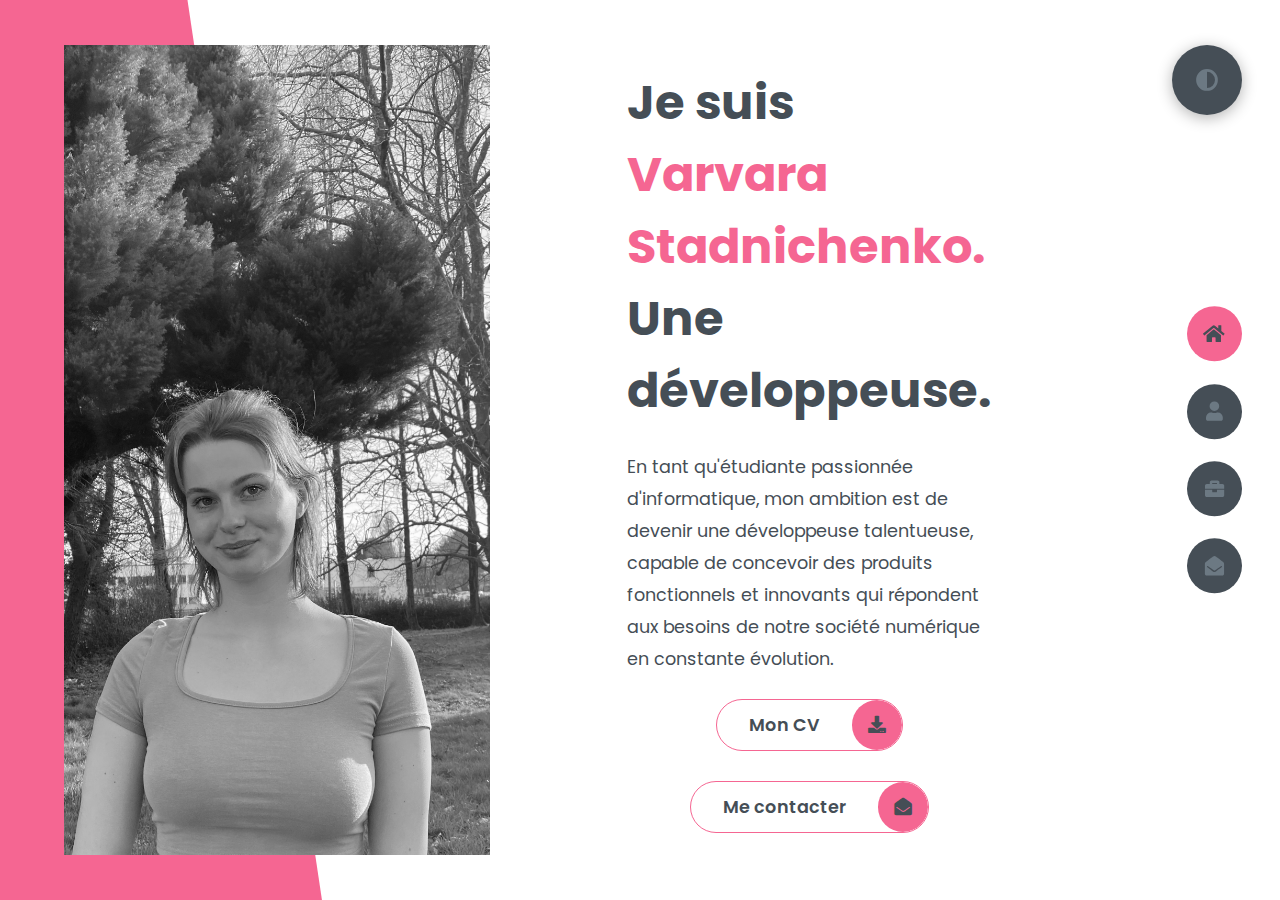
<file: me/index.html>
<!DOCTYPE html>
<html lang="en">
<head>
    <meta charset="UTF-8">
    <meta http-equiv="X-UA-Compatible" content="IE=edge">
    <meta name="viewport" content="width=device-width, initial-scale=1.0">
    <title>Portfolio</title>
    <link rel="stylesheet" href="css/style.css">
    <link rel="preconnect" href="https://fonts.googleapis.com">
    <link rel="preconnect" href="https://fonts.gstatic.com" crossorigin>
    <link rel="stylesheet" href="https://cdnjs.cloudflare.com/ajax/libs/font-awesome/5.15.4/css/all.min.css" integrity="sha512-1ycn6IcaQQ40/MKBW2W4Rhis/DbILU74C1vSrLJxCq57o941Ym01SwNsOMqvEBFlcgUa6xLiPY/NS5R+E6ztJQ==" crossorigin="anonymous" referrerpolicy="no-referrer" />
    <link href="https://fonts.googleapis.com/css2?family=Poppins:wght@400;500;600;700;800&display=swap" rel="stylesheet">
</head>
<body class="main-content">
    <header class="container header active" id="home">
        <div class="header-content">
            <div class="left-header">
                <div class="h-shape"></div>
                <div class="image">
                    <img src="img/hero.JPG" alt="Me">
                </div>
            </div>
			<div class="right-header">
                <h1 class="name">
                    Je suis <span>Varvara Stadnichenko.</span>
                    <br/>Une développeuse.
                </h1>
                <p>
                    En tant qu'étudiante passionnée d'informatique, mon ambition est de devenir une développeuse talentueuse, 
					capable de concevoir des produits fonctionnels et innovants 
					qui répondent aux besoins de notre société numérique en constante évolution.
                </p>
                <div class="btns">
                    <div class="btn-con">
                        <a href="img/CV_Barbara_Stadninchenko.pdf" class="main-btn" download>
                            <span class="btn-text">Mon CV</span>
                            <span class="btn-icon"><i class="fas fa-download"></i></span>
                        </a>
                    </div>
                    <div class="btn-con">
                        <a href="mailto:varvarastadasha@gmail.com" class="main-btn" >
                            <span class="btn-text">Me contacter</span>
                            <span class="btn-icon"><i class="fas fa-envelope-open"></i></span>
                        </a>
                    </div>
                </div>
            </div>
        </div>
    </header>
    <main>
        <section class="container about" id="about">
            <div class="main-title">
                <h2>À PROPOS DE <span>MOI</span><span class="bg-text">MOi</span></h2>
            </div>
            <div class="about-container">
                <div class="left-about">
                    <h4>Qui suis-je</h4>
                    <p>
                        Je suis une étudiante ukrainienne déterminée à atteindre mes objectifs, 
                        quelles que soient les difficultés. Passionnée par la programmation, 
                        j'ai choisi cette voie pour participer au progrès 
                        de l'humanité et apporter ma contribution à travers des projets innovants.
                    </p>
                    <div class="btns">
                        <div class="btn-con">
                            <a href="img/CV_Barbara_Stadninchenko.pdf" class="main-btn" download>
                                <span class="btn-text">Mon CV</span>
                                <span class="btn-icon"><i class="fas fa-download"></i></span>
                            </a>
                        </div>
                        <div class="btn-con">
                            <a href="mailto:varvarastadasha@gmail.com" class="main-btn" >
                                <span class="btn-text">Me contacter</span>
                                <span class="btn-icon"><i class="fas fa-envelope-open"></i></span>
                            </a>
                        </div>
                    </div>
                </div>
                <div class="right-about">
                    <div class="about-item">
                        <div class="abt-text">
                            <p class="large-text">Origine</p>
                            <p class="small-text">Mykolaiv, <br /> Ukraine</p>
                        </div>
                    </div>
                    <div class="about-item">
                        <div class="abt-text">
                            <p class="large-text">Age</p>
                            <p class="small-text">17 ans</p>
                        </div>
                    </div>
                    <div class="about-item">
                        <div class="abt-text">
                            <p class="large-text">Intérêts</p>
                            <p class="small-text">Sport <br />  Animaux <br/> Crochet </p>
                        </div>
                    </div>
                    <div class="about-item">
                        <div class="abt-text">
                            <p class="large-text">2500+</p>
                            <p class="small-text">tasses de café bues</p>
                        </div>
                    </div>
                </div>
            </div>
            <div class="about-stats">
                <h4 class="stat-title">Mes compétences</h4>
                <div class="progress-bars">
                    <div class="progress-bar">
                        <p class="prog-title">html5</p>
                        <div class="progress-con">
                            <p class="prog-text">80%</p>
                            <div class="progress">
                                <span class="html"></span>
                            </div>
                        </div>
                    </div>
                    <div class="progress-bar">
                        <p class="prog-title">css3</p>
                        <div class="progress-con">
                            <p class="prog-text">80%</p>
                            <div class="progress">
                                <span class="css"></span>
                            </div>
                        </div>
                    </div>
                    <div class="progress-bar">
                        <p class="prog-title">Java</p>
                        <div class="progress-con">
                            <p class="prog-text">75%</p>
                            <div class="progress">
                                <span class="java"></span>
                            </div>
                        </div>
                    </div>
                    <div class="progress-bar">
                        <p class="prog-title">C</p>
                        <div class="progress-con">
                            <p class="prog-text">75%</p>
                            <div class="progress">
                                <span class="c"></span>
                            </div>
                        </div>
                    </div>
                    <div class="progress-bar">
                        <p class="prog-title">JavaFX</p>
                        <div class="progress-con">
                            <p class="prog-text">30%</p>
                            <div class="progress">
                                <span class="fx "></span>
                            </div>
                        </div>
                    </div>
                    <div class="progress-bar">
                        <p class="prog-title">Python</p>
                        <div class="progress-con">
                            <p class="prog-text">30%</p>
                            <div class="progress">
                                <span class="python"></span>
                            </div>
                        </div>
                    </div>
                </div>
            </div>
            <h4 class="stat-title">Mon parcours</h4>
            <div class="timeline">
                <div class="timeline-item">
                    <div class="tl-icon">
                        <i class="fas fa-briefcase"></i>
                    </div>
                    <p class="tl-duration">2011-2022</p>
                    <h5>Gymnase №2<span> - Mykolaiv</span></h5>
                    <p>
                        Gymnase avec une spécialisation en étude approfondie des langues étrangères
                    </p>
                </div>
                <div class="timeline-item">
                    <div class="tl-icon">
                        <i class="fas fa-briefcase"></i>
                    </div>
                    <p class="tl-duration">2022-2025</p>
                    <h5>IUT<span> - Lannion, France</span></h5>
                    <p>
                        Première année de BUT Informatique à l'IUT de Lannion
                    </p>
                </div>
                <div class="timeline-item">
                    <div class="tl-icon">
                        <i class="fas fa-briefcase"></i>
                    </div>
                    <p class="tl-duration">2023</p>
                    <h5>Le cours de développement web<span> - en ligne</span></h5>
                    <p>
                        Formation en ligne de HTML/CSS/JavaScript avec le meilleur développeur d'Ukraine                    
                    </p>
                </div>
            </div>
        </section>
        <section class="container" id="portfolio">
            <div class="main-title">
                <h2>Mes <span>projets</span><span class="bg-text">Portfolio</span></h2>
            </div>
            <div class="portfolios">
                <div class="portfolio-item">
                    <div class="image">
                        <img src="img/puiss4.jpg" alt="Img">
                    </div>
                    <div class="hover-items">
                        <a href="puissance4.html" class="project-label">Puissance 4</a>
                        <div class="icons">
                            <a href="https://github.com/stvarvara/Portfolio/tree/main/puiss4" target="_blank" class="icon">
                                <i class="fab fa-github"></i>
                            </a>
                        </div>
                    </div>
                </div>
                <div class="portfolio-item">
                    <div class="image">
                        <img src="img/pdfconv.png" alt="Img">
                    </div>
                    <div class="hover-items">
                        <a href="pdf.html"  class="project-label">Convertisseur PDF</a>
                        <div class="icons">
                            <a href="https://github.com/stvarvara/Portfolio/tree/main/pdf" target="_blank" class="icon">
                                <i class="fab fa-github"></i>
                            </a>
                        </div>
                    </div>
                </div>
                <div class="portfolio-item">
                    <div class="image">
                        <img src="img/sport.png" alt="Sport">
                    </div>
                    <div class="hover-items">
                        <a href="sportkoh.html" class="project-label">Sport KOH</a>
                        <div class="icons">
                            <a href="https://stvarvara.github.io/Portfolio/sport/D21.SITE/sejour.html" target="_blank" class="icon">
                                <i class="fab fa-github"></i>
                            </a>
                        </div>
                    </div>
                </div>
                <div class="portfolio-item">
                    <div class="image">
                        <img src="img/smart.png" alt="Img">
                    </div>
                    <div class="hover-items">
                        <a href="smartspace.html" class="project-label">SmartSpace</a>
                        <div class="icons">
                            <a href="https://stvarvara.github.io/Portfolio/SmartSpace/" target="_blank" class="icon">
                                <i class="fab fa-github"></i>
                            </a>
                        </div>
                    </div>
                </div>
                <div class="portfolio-item">
                    <div class="image">
                        <img src="img/dam.webp" alt="Img">
                    </div>
                    <div class="hover-items">
                        <a href="8reines.html" class="project-label">Problème des huit reines</a>
                        <div class="icons">
                            <a href="https://github.com/stvarvara/Portfolio/tree/main/8reines" target="_blank" class="icon">
                                <i class="fab fa-github"></i>
                            </a>
                        </div>
                    </div>
                </div>
                <div class="portfolio-item">
                    <div class="image">
                        <img src="img/trans.jpg" alt="Img">
                    </div>
                    <div class="hover-items">
                        <a href="bdd.html" class="project-label">Base de données</a>
                        <div class="icons">
                            <a href="https://github.com/stvarvara/Portfolio/tree/main/bdd" target="_blank" class="icon">
                                <i class="fab fa-github"></i>
                            </a>
                        </div>
                    </div>
                </div>
                <div class="portfolio-item">
                    <div class="image">
                        <img src="img/java.jpg" alt="Img">
                    </div>
                    <div class="hover-items">
                        <a href="java.html" class="project-label">Mini Java projets</a>
                        <div class="icons">
                            <a href="#" target="_blank" class="icon">
                                <i class="fab fa-github"></i>
                            </a>
                        </div>
                    </div>
                </div>
                <div class="portfolio-item">
                    <div class="image">
                        <img src="img/web.jpg" alt="Img">
                    </div>
                    <div class="hover-items">
                        <a href="web.html" class="project-label" >Mini Web projets</a>
                        <div class="icons">
                            <a href="https://github.com/stvarvara/lessons" target="_blank" class="icon">
                                <i class="fab fa-github"></i>
                            </a>
                        </div>
                    </div>
                </div>
            </div>
        </section>
        <section class="container contact" id="contact">
            <div class="contact-container">
                <div class="main-title">
                    <h2>ME <span>CONTACTER</span><span class="bg-text">Contacter</span></h2>
                </div>
                <div class="contact-content-con">
                    <div class="left-contact">
                        <h4>Me contacter</h4>
                        <p>
                            N'hésitez pas à me contacter si vous avez des questions ou des propositions,
                             je suis à votre disposition pour échanger avec vous.
                        </p>
                        <div class="contact-info">
                            <div class="contact-item">
                                <div class="icon">
                                    <i class="fas fa-map-marker-alt"></i>
                                    <span>Location</span>
                                </div>
                                <p>
                                    : Lannion, France
                                </p>
                            </div>
                            <div class="contact-item">
                                <div class="icon">
                                    <i class="fas fa-envelope"></i>
                                    <span>Email</span>
                                </div>
                                <p>
                                    <span>: varvarastadasha@gmail.com</span>
                                </p>
                            </div>
                            <div class="contact-item">
                                <div class="icon">
                                    <i class="fas fa-user-graduate"></i>
                                    <span>Education</span>
                                </div>
                                <p>
                                    <span>: BUT informatique, IUT de Lannion</span>
                                </p>
                            </div>
                            <div class="contact-item">
                                <div class="icon">
                                    <i class="fas fa-globe-africa"></i>
                                    <span>Langues</span>
                                </div>
                                <p>
                                    <span>: Anglais, Français, Russe, Ukrainien</span>
                                </p>
                            </div>
                        </div>
                        <div class="btns">
                            <div class="btn-con">
                                <a href="img/CV_Barbara_Stadninchenko.pdf" class="main-btn" download>
                                    <span class="btn-text">Mon CV</span>
                                    <span class="btn-icon"><i class="fas fa-download"></i></span>
                                </a>
                            </div>
                            <div class="btn-con">
                                <a href="mailto:varvarastadasha@gmail.com" class="main-btn" >
                                    <span class="btn-text">Me contacter</span>
                                    <span class="btn-icon"><i class="fas fa-envelope-open"></i></span>
                                </a>
                            </div>
                        </div>
                    </div>
                </div>
            </div>
        </section>
    </main>

    <div class="controls">
        <div class="control active-btn" data-id="home" >
            <i class="fas fa-home"></i>
        </div>
        <div class="control" data-id="about">
            <i class="fas fa-user"></i>
        </div>
        <div class="control" data-id="portfolio">
            <i class="fas fa-briefcase"></i>
        </div>
        <div class="control" data-id="contact">
            <i class="fas fa-envelope-open"></i>
        </div>
    </div>
    <div class="theme-btn">
        <i class="fas fa-adjust"></i>
    </div>
    <script src="js/script.js"></script>
</body>
</html>
</file>
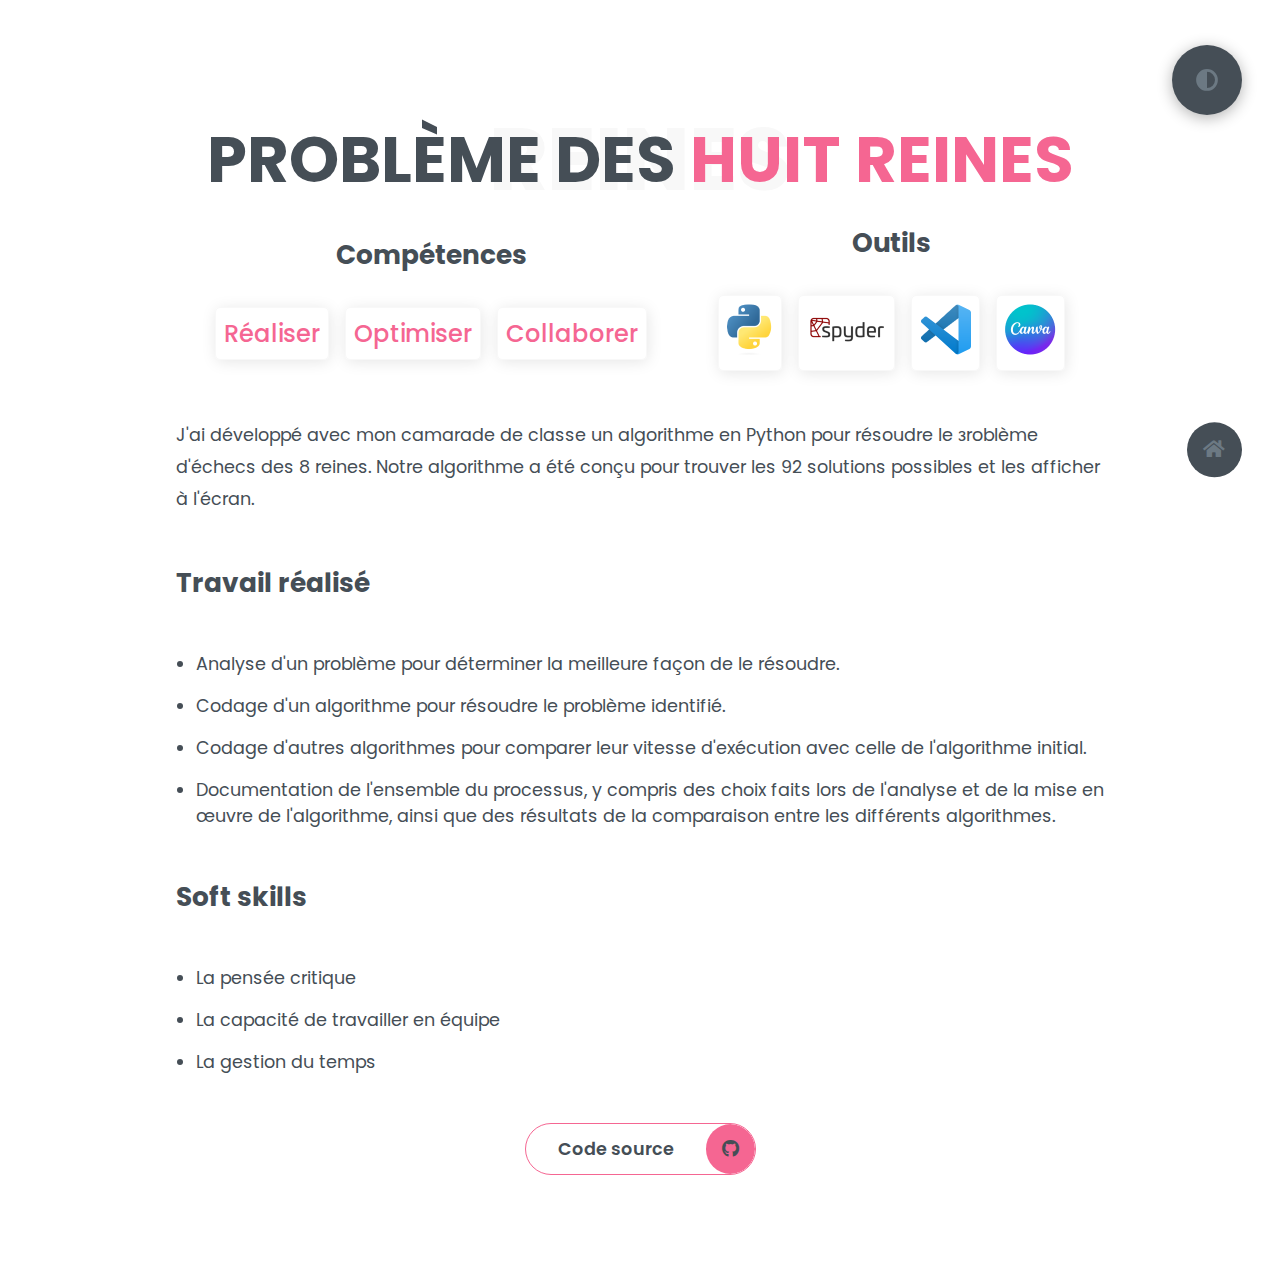
<file: me/8reines.html>
<!DOCTYPE html>
<html lang="en">
<head>
    <meta charset="UTF-8">
    <meta http-equiv="X-UA-Compatible" content="IE=edge">
    <meta name="viewport" content="width=device-width, initial-scale=1.0">
    <title>Portfolio</title>
    <link rel="stylesheet" href="css/style.css">
    <link rel="preconnect" href="https://fonts.googleapis.com">
    <link rel="preconnect" href="https://fonts.gstatic.com" crossorigin>
    <link rel="stylesheet" href="https://cdnjs.cloudflare.com/ajax/libs/font-awesome/5.15.4/css/all.min.css" integrity="sha512-1ycn6IcaQQ40/MKBW2W4Rhis/DbILU74C1vSrLJxCq57o941Ym01SwNsOMqvEBFlcgUa6xLiPY/NS5R+E6ztJQ==" crossorigin="anonymous" referrerpolicy="no-referrer" />
    <link href="https://fonts.googleapis.com/css2?family=Poppins:wght@400;500;600;700;800&display=swap" rel="stylesheet">
</head>
<body class="main-content">
    <section class="container projet active" class="projet">
        <div class="main-title">
            <h2>Problème des <span>huit reines</span><span class="bg-text">Reines</span></h2>
        </div>
        <div class="project__header">
            <div class="project__left">
                <h2 class="comp">Compétences</h2>
                <div class="competences">
                    <div class="competences__item">
                        <div class="competences-text">
                            <p class="large-text">Réaliser</p>
                        </div>
                    </div>
                    <div class="competences__item">
                        <div class="competences-text">
                            <p class="large-text">Optimiser</p>
                        </div>
                    </div>
                    <div class="competences__item">
                        <div class="competences-text">
                            <p class="large-text">Collaborer</p>
                        </div>
                    </div>
                </div>
            </div>
            <div class="project__right">
                <h2 class="comp">Outils</h2>
                <div class="competences">
                    <div class="competences__item">
                        <img src="img/python.png" alt="Python">
                    </div>
                    <div class="competences__item">
                        <img src="img/spyder.png" alt="Spyder">
                    </div>
                    <div class="competences__item">
                        <img src="img/vsc.png" alt="VSC">
                    </div>
                    <div class="competences__item">
                        <img src="img/canva.png" alt="Canva">
                    </div>
                </div>
            </div>
        </div>
        <p class="descr">
            J'ai développé avec mon camarade de classe un algorithme en Python pour résoudre le зroblème d'échecs des 8 reines. Notre algorithme a été conçu pour trouver les 92 solutions possibles et les afficher à l'écran.         </p>
        <h2 class="tr">Travail réalisé</h2>
        <ul class="project__travail travail">
            <li class="travail__items">Analyse d'un problème pour déterminer la meilleure façon de le résoudre.</li>
            <li class="travail__items">Codage d'un algorithme pour résoudre le problème identifié.</li>
            <li class="travail__items">Codage d'autres algorithmes pour comparer leur vitesse d'exécution avec celle de l'algorithme initial.</li>
            <li class="travail__items">Documentation de l'ensemble du processus, y compris des choix faits lors de l'analyse et de la mise en œuvre de l'algorithme, ainsi que des résultats de la comparaison entre les différents algorithmes.</li>
        </ul>
        <h2 class="tr">Soft skills</h2>
        <ul class="project__skils">
            <li class="project__items">La pensée critique</li>
            <li class="project__items">La capacité de travailler en équipe</li>
            <li class="project__items">La gestion du temps</li>
        </ul>
        <div class="btn-con">
            <a href="https://github.com/stvarvara/Portfolio/tree/main/8reines" target="_blank" class="main-btn">
                <span class="btn-text">Code source</span>
                <span class="btn-icon"><i class="fab fa-github"></i></span>
            </a>
        </div>
    </section>
    <div class="controls">
        <div class="control" data-id="home" >
            <a href="index.html"><i class="fas fa-home"></i></a>
        </div>
    </div>
    <div class="theme-btn">
        <i class="fas fa-adjust"></i>
    </div>
    <script src="js/script.js"></script>
</body>
</file>
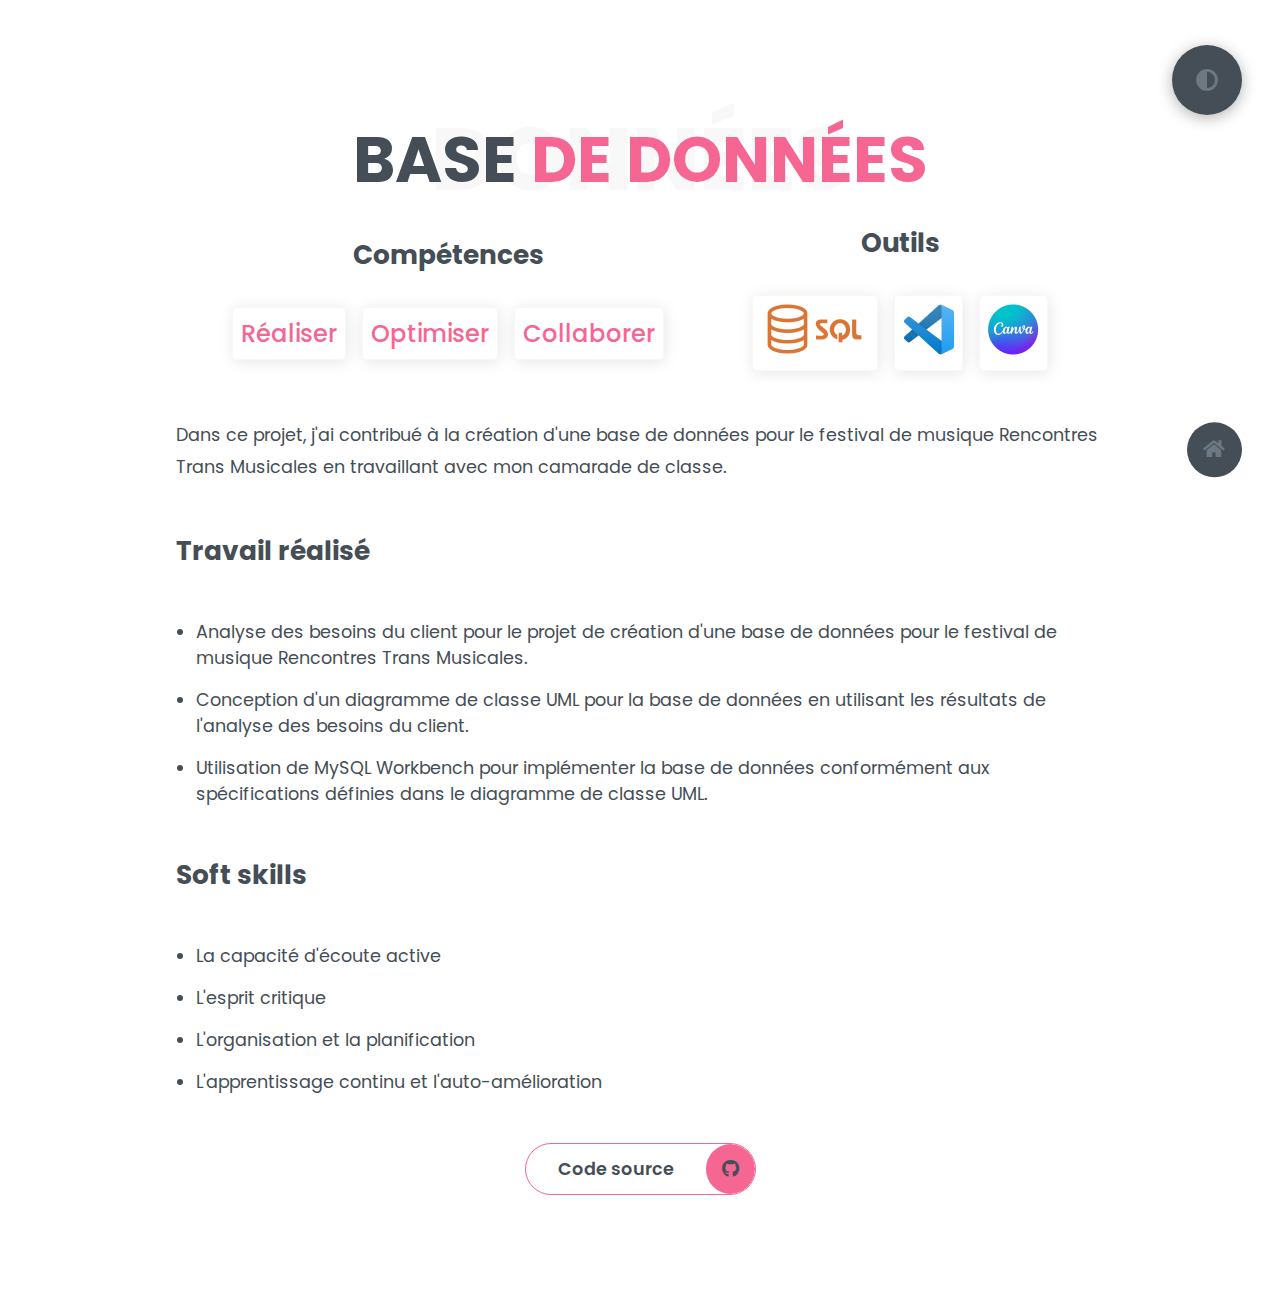
<file: me/bdd.html>
<!DOCTYPE html>
<html lang="en">
<head>
    <meta charset="UTF-8">
    <meta http-equiv="X-UA-Compatible" content="IE=edge">
    <meta name="viewport" content="width=device-width, initial-scale=1.0">
    <title>Portfolio</title>
    <link rel="stylesheet" href="css/style.css">
    <link rel="preconnect" href="https://fonts.googleapis.com">
    <link rel="preconnect" href="https://fonts.gstatic.com" crossorigin>
    <link rel="stylesheet" href="https://cdnjs.cloudflare.com/ajax/libs/font-awesome/5.15.4/css/all.min.css" integrity="sha512-1ycn6IcaQQ40/MKBW2W4Rhis/DbILU74C1vSrLJxCq57o941Ym01SwNsOMqvEBFlcgUa6xLiPY/NS5R+E6ztJQ==" crossorigin="anonymous" referrerpolicy="no-referrer" />
    <link href="https://fonts.googleapis.com/css2?family=Poppins:wght@400;500;600;700;800&display=swap" rel="stylesheet">
</head>
<body class="main-content">
    <section class="container projet active" class="projet">
        <div class="main-title">
            <h2>Base <span>de données</span><span class="bg-text">données</span></h2>
        </div>
        <div class="project__header">
            <div class="project__left">
                <h2 class="comp">Compétences</h2>
                <div class="competences">
                    <div class="competences__item">
                        <div class="competences-text">
                            <p class="large-text">Réaliser</p>
                        </div>
                    </div>
                    <div class="competences__item">
                        <div class="competences-text">
                            <p class="large-text">Optimiser</p>
                        </div>
                    </div>
                    <div class="competences__item">
                        <div class="competences-text">
                            <p class="large-text">Collaborer</p>
                        </div>
                    </div>
                </div>
            </div>
            <div class="project__right">
                <h2 class="comp">Outils</h2>
                <div class="competences">
                    <div class="competences__item">
                        <img src="img/sql.png" alt="SQL">
                    </div>
                    <div class="competences__item">
                        <img src="img/vsc.png" alt="VSC">
                    </div>
                    <div class="competences__item">
                        <img src="img/canva.png" alt="Canva">
                    </div>
                </div>
            </div>
        </div>
        <p class="descr">
            Dans ce projet, j'ai contribué à la création d'une base de données pour le festival de musique Rencontres Trans Musicales en travaillant avec mon camarade de classe.        </p>
        <h2 class="tr">Travail réalisé</h2>
        <ul class="project__travail travail">
            <li class="travail__items">Analyse des besoins du client pour le projet de création d'une base de données pour le festival de musique Rencontres Trans Musicales.</li>
            <li class="travail__items">Conception d'un diagramme de classe UML pour la base de données en utilisant les résultats de l'analyse des besoins du client.</li>
            <li class="travail__items">Utilisation de MySQL Workbench pour implémenter la base de données conformément aux spécifications définies dans le diagramme de classe UML.</li>
        </ul>
        <h2 class="tr">Soft skills</h2>
        <ul class="project__skils">
            <li class="project__items">La capacité d'écoute active</li>
            <li class="project__items">L'esprit critique</li>
            <li class="project__items">L'organisation et la planification</li>
            <li class="project__items">L'apprentissage continu et l'auto-amélioration</li>
        </ul>
        <div class="btn-con">
            <a href="https://github.com/stvarvara/Portfolio/tree/main/bdd" target="_blank" class="main-btn">
                <span class="btn-text">Code source</span>
                <span class="btn-icon"><i class="fab fa-github"></i></span>
            </a>
        </div>
    </section>
    <div class="controls">
        <div class="control" data-id="home" >
            <a href="index.html"><i class="fas fa-home"></i></a>
        </div>
    </div>
    <div class="theme-btn">
        <i class="fas fa-adjust"></i>
    </div>
    <script src="js/script.js"></script>
</body>
</file>
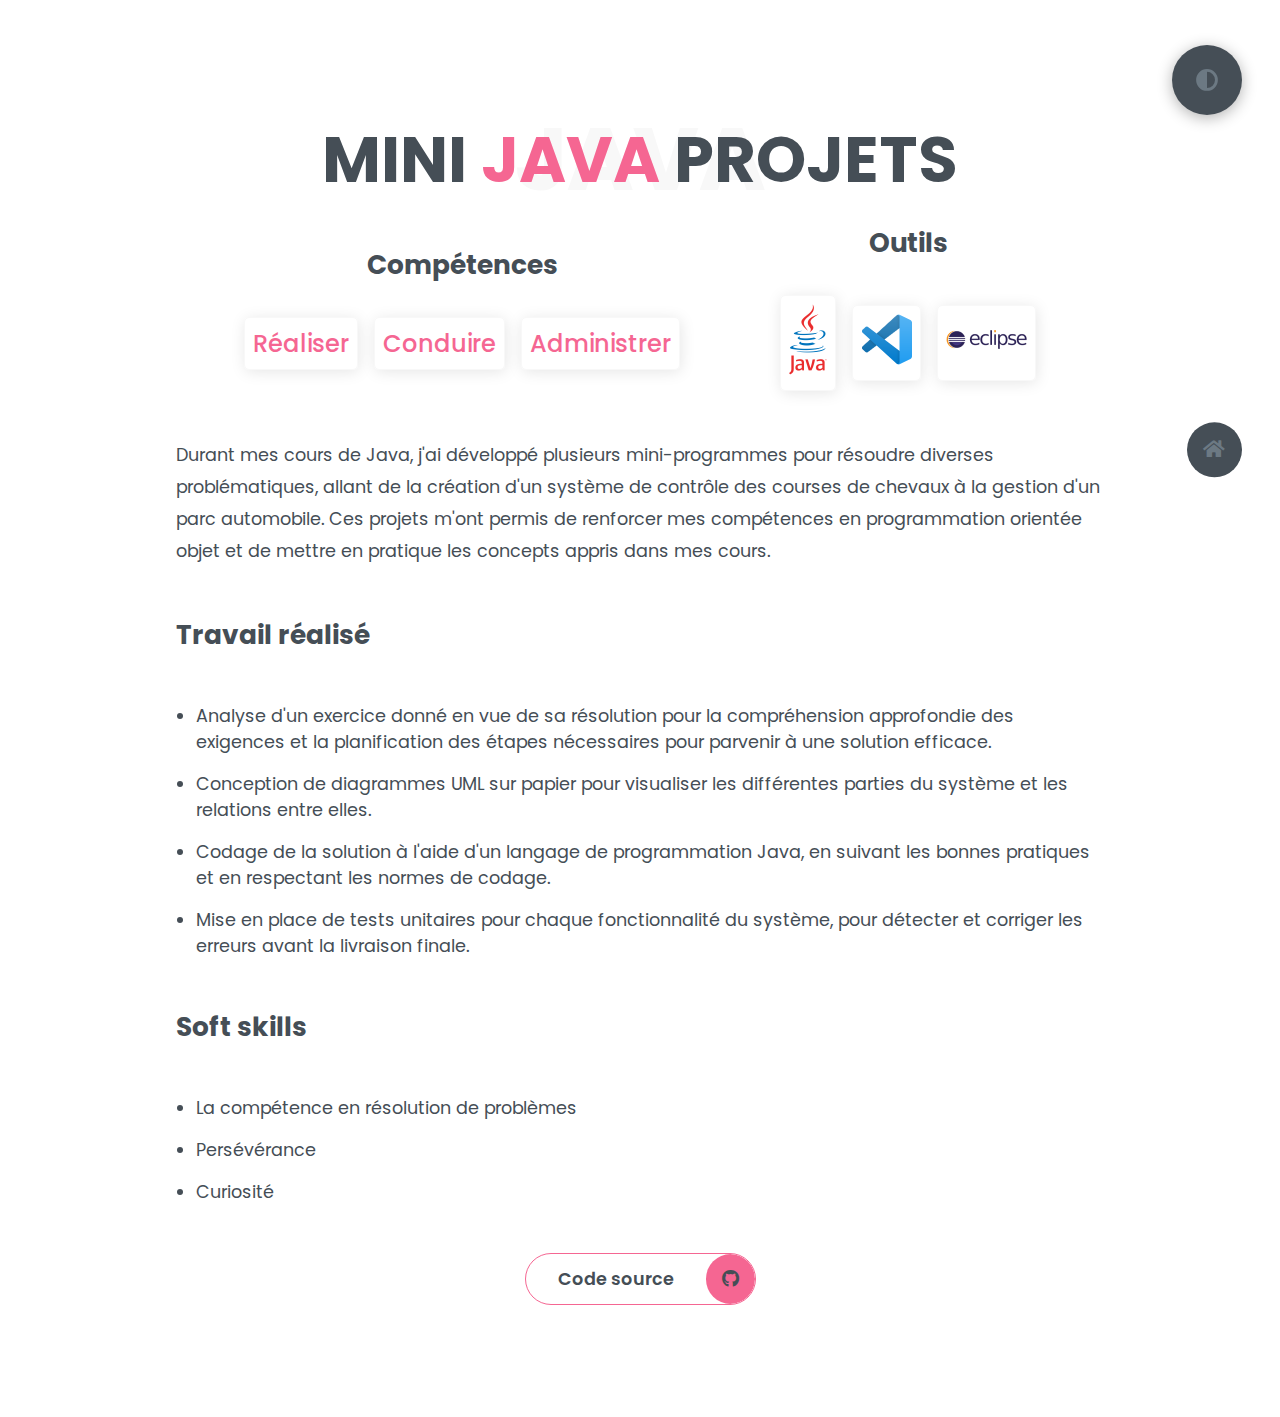
<file: me/java.html>
<!DOCTYPE html>
<html lang="en">
<head>
    <meta charset="UTF-8">
    <meta http-equiv="X-UA-Compatible" content="IE=edge">
    <meta name="viewport" content="width=device-width, initial-scale=1.0">
    <title>Portfolio</title>
    <link rel="stylesheet" href="css/style.css">
    <link rel="preconnect" href="https://fonts.googleapis.com">
    <link rel="preconnect" href="https://fonts.gstatic.com" crossorigin>
    <link rel="stylesheet" href="https://cdnjs.cloudflare.com/ajax/libs/font-awesome/5.15.4/css/all.min.css" integrity="sha512-1ycn6IcaQQ40/MKBW2W4Rhis/DbILU74C1vSrLJxCq57o941Ym01SwNsOMqvEBFlcgUa6xLiPY/NS5R+E6ztJQ==" crossorigin="anonymous" referrerpolicy="no-referrer" />
    <link href="https://fonts.googleapis.com/css2?family=Poppins:wght@400;500;600;700;800&display=swap" rel="stylesheet">
</head>
<body class="main-content">
    <section class="container projet active" class="projet">
        <div class="main-title">
            <h2>Mini <span>Java</span> projets <span class="bg-text">Java</span></h2>
        </div>
        <div class="project__header">
            <div class="project__left">
                <h2 class="comp">Compétences</h2>
                <div class="competences">
                    <div class="competences__item">
                        <div class="competences-text">
                            <p class="large-text">Réaliser</p>
                        </div>
                    </div>
                    <div class="competences__item">
                        <div class="competences-text">
                            <p class="large-text">Conduire</p>
                        </div>
                    </div>
                    <div class="competences__item">
                        <div class="competences-text">
                            <p class="large-text">Administrer</p>
                        </div>
                    </div>
                </div>
            </div>
            <div class="project__right">
                <h2 class="comp">Outils</h2>
                <div class="competences">
                    <div class="competences__item">
                        <img src="img/jav.png" alt="Java">
                    </div>
                    <div class="competences__item">
                        <img src="img/vsc.png" alt="VSC">
                    </div>
                    <div class="competences__item">
                        <img src="img/ecl.png" alt="Eclipse">
                    </div>
                </div>
            </div>
        </div>
        <p class="descr">
            Durant mes cours de Java, j'ai développé plusieurs mini-programmes pour résoudre diverses problématiques, allant de la création d'un système de contrôle des courses de chevaux à la gestion d'un parc automobile. Ces projets m'ont permis de renforcer mes compétences en programmation orientée objet et de mettre en pratique les concepts appris dans mes cours.        </p>
        <h2 class="tr">Travail réalisé</h2>
        <ul class="project__travail travail">
            <li class="travail__items">Analyse d'un exercice donné en vue de sa résolution pour la compréhension approfondie des exigences et la planification des étapes nécessaires pour parvenir à une solution efficace.</li>
            <li class="travail__items">
                Conception de diagrammes UML sur papier pour visualiser les différentes parties du système et les relations entre elles.</li>
            <li class="travail__items">
                Codage de la solution à l'aide d'un langage de programmation Java, en suivant les bonnes pratiques et en respectant les normes de codage.</li>
            <li class="travail__items">Mise en place de tests unitaires pour chaque fonctionnalité du système, pour détecter et corriger les erreurs avant la livraison finale.</li>
        </ul>
        <h2 class="tr">Soft skills</h2>
        <ul class="project__skils">
            <li class="project__items">La compétence en résolution de problèmes</li>
            <li class="project__items">Persévérance</li>
            <li class="project__items">Curiosité</li>
        </ul>
        <div class="btn-con">
            <a href="" target="_blank" class="main-btn">
                <span class="btn-text">Code source</span>
                <span class="btn-icon"><i class="fab fa-github"></i></span>
            </a>
        </div>
    </section>
    <div class="controls">
        <div class="control" data-id="home" >
            <a href="index.html"><i class="fas fa-home"></i></a>
        </div>
    </div>
    <div class="theme-btn">
        <i class="fas fa-adjust"></i>
    </div>
    <script src="js/script.js"></script>
</body>
</file>
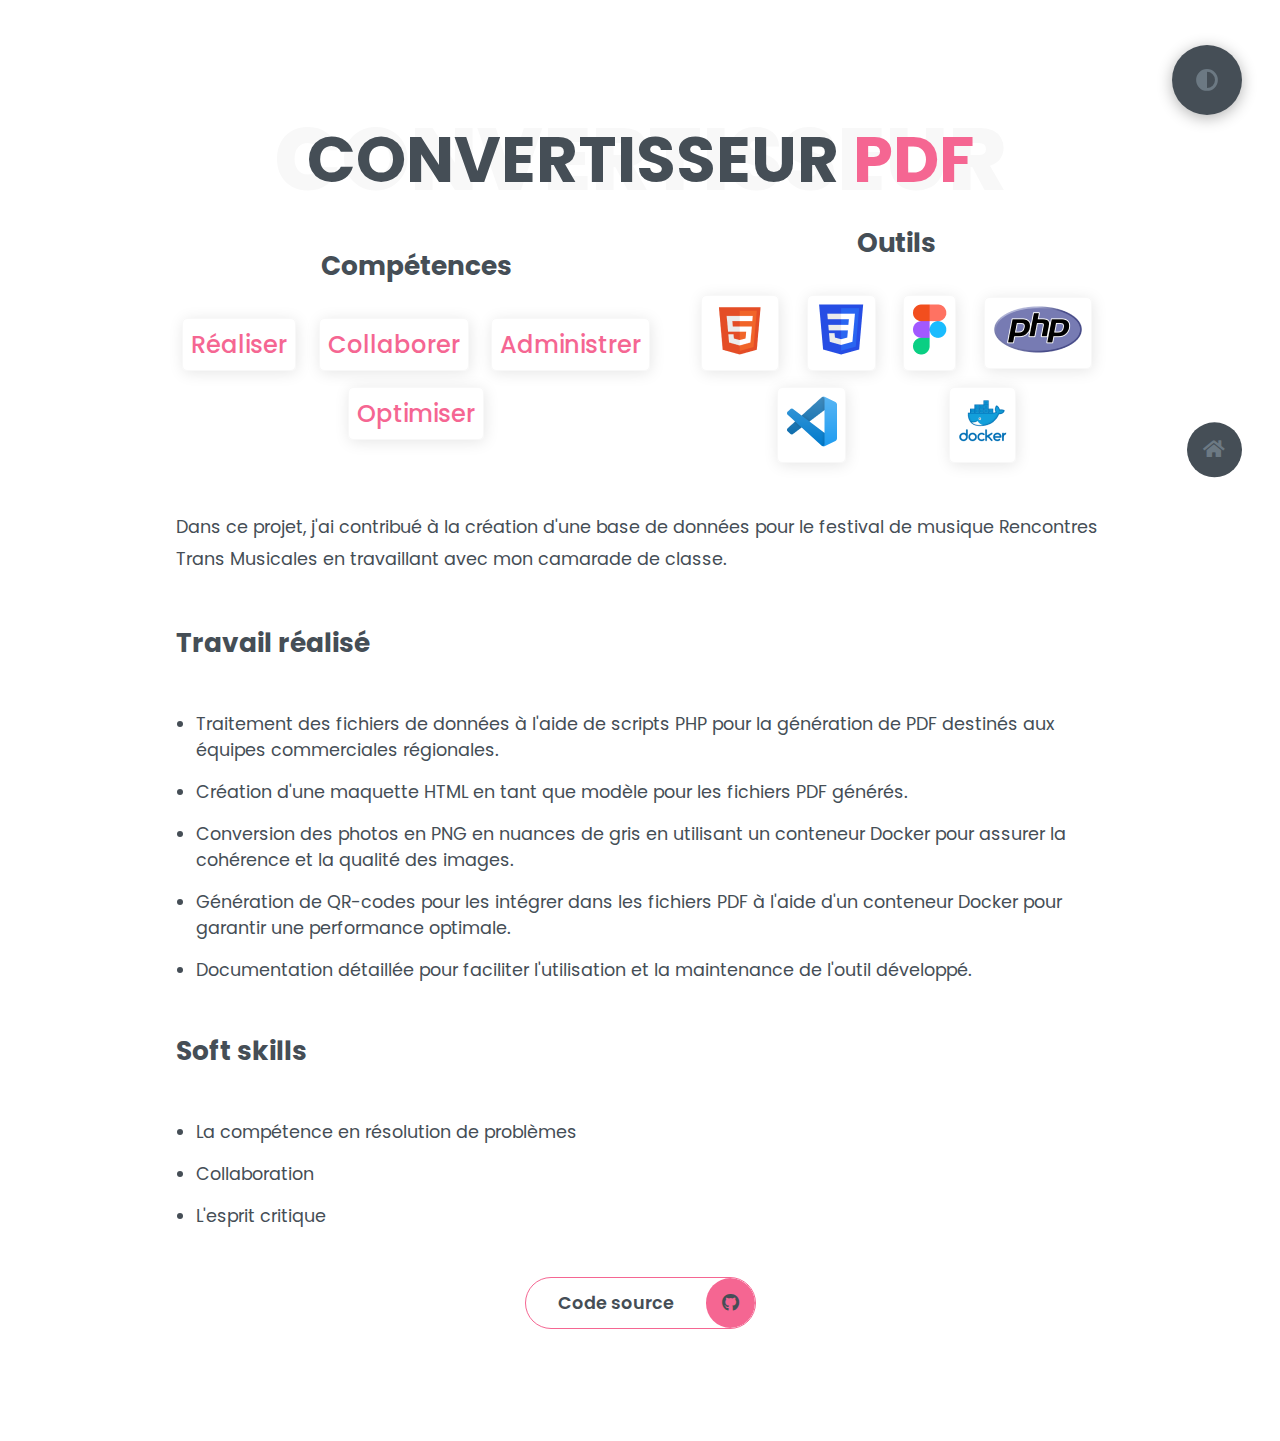
<file: me/pdf.html>
<!DOCTYPE html>
<html lang="en">
<head>
    <meta charset="UTF-8">
    <meta http-equiv="X-UA-Compatible" content="IE=edge">
    <meta name="viewport" content="width=device-width, initial-scale=1.0">
    <title>Portfolio</title>
    <link rel="stylesheet" href="css/style.css">
    <link rel="preconnect" href="https://fonts.googleapis.com">
    <link rel="preconnect" href="https://fonts.gstatic.com" crossorigin>
    <link rel="stylesheet" href="https://cdnjs.cloudflare.com/ajax/libs/font-awesome/5.15.4/css/all.min.css" integrity="sha512-1ycn6IcaQQ40/MKBW2W4Rhis/DbILU74C1vSrLJxCq57o941Ym01SwNsOMqvEBFlcgUa6xLiPY/NS5R+E6ztJQ==" crossorigin="anonymous" referrerpolicy="no-referrer" />
    <link href="https://fonts.googleapis.com/css2?family=Poppins:wght@400;500;600;700;800&display=swap" rel="stylesheet">
</head>
<body class="main-content">
    <section class="container projet active" class="projet">
        <div class="main-title">
            <h2>Convertisseur <span>PDF</span><span class="bg-text">Convertisseur</span></h2>
        </div>
        <div class="project__header">
            <div class="project__left">
                <h2 class="comp">Compétences</h2>
                <div class="competences">
                    <div class="competences__item">
                        <div class="competences-text">
                            <p class="large-text">Réaliser</p>
                        </div>
                    </div>
                    <div class="competences__item">
                        <div class="competences-text">
                            <p class="large-text">Collaborer</p>
                        </div>
                    </div>
                    <div class="competences__item">
                        <div class="competences-text">
                            <p class="large-text">Administrer</p>
                        </div>
                    </div>
                    <div class="competences__item">
                        <div class="competences-text">
                            <p class="large-text">Optimiser</p>
                        </div>
                    </div>
                </div>
            </div>
            <div class="project__right">
                <h2 class="comp">Outils</h2>
                <div class="competences">
                    <div class="competences__item">
                        <img src="img/html.png" alt="HTML">
                    </div>
                    <div class="competences__item">
                        <img src="img/css.png" alt="CSS">
                    </div>
                    <div class="competences__item">
                        <img src="img/figma.png" alt="Figma">
                    </div>
                    <div class="competences__item">
                        <img src="img/php.png" alt="PHP">
                    </div>
                    <div class="competences__item">
                        <img src="img/vsc.png" alt="VSC">
                    </div>
                    <div class="competences__item">
                        <img src="img/docker.png" alt="Docker">
                    </div>
                </div>
            </div>
        </div>
        <p class="descr">
            Dans ce projet, j'ai contribué à la création d'une base de données pour le festival de musique Rencontres Trans Musicales en travaillant avec mon camarade de classe.
        </p>
        <h2 class="tr">Travail réalisé</h2>
        <ul class="project__travail travail">
            <li class="travail__items">Traitement des fichiers de données à l'aide de scripts PHP pour la génération de PDF destinés aux équipes commerciales régionales.</li>
            <li class="travail__items">
                Création d'une maquette HTML en tant que modèle pour les fichiers PDF générés.            
            </li>
            <li class="travail__items">Conversion des photos en PNG en nuances de gris en utilisant un conteneur Docker pour assurer la cohérence et la qualité des images.</li>
            <li class="travail__items">
                Génération de QR-codes pour les intégrer dans les fichiers PDF à l'aide d'un conteneur Docker pour garantir une performance optimale.            
            </li>
            <li class="travail__items">
                Documentation détaillée pour faciliter l'utilisation et la maintenance de l'outil développé.            
            </li>
        </ul>
        <h2 class="tr">Soft skills</h2>
        <ul class="project__skils">
            <li class="project__items">La compétence en résolution de problèmes</li>
            <li class="project__items">Collaboration</li>
            <li class="project__items">L'esprit critique</li>
        </ul>
        <div class="btn-con">
            <a href="https://github.com/stvarvara/Portfolio/tree/main/pdf" target="_blank" class="main-btn">
                <span class="btn-text">Code source</span>
                <span class="btn-icon"><i class="fab fa-github"></i></span>
            </a>
        </div>
    </section>
    <div class="controls">
        <div class="control" data-id="home" >
            <a href="index.html" ><i class="fas fa-home"></i></a>
        </div>
    </div>
    <div class="theme-btn">
        <i class="fas fa-adjust"></i>
    </div>
    <script src="js/script.js"></script>
</body>
</file>
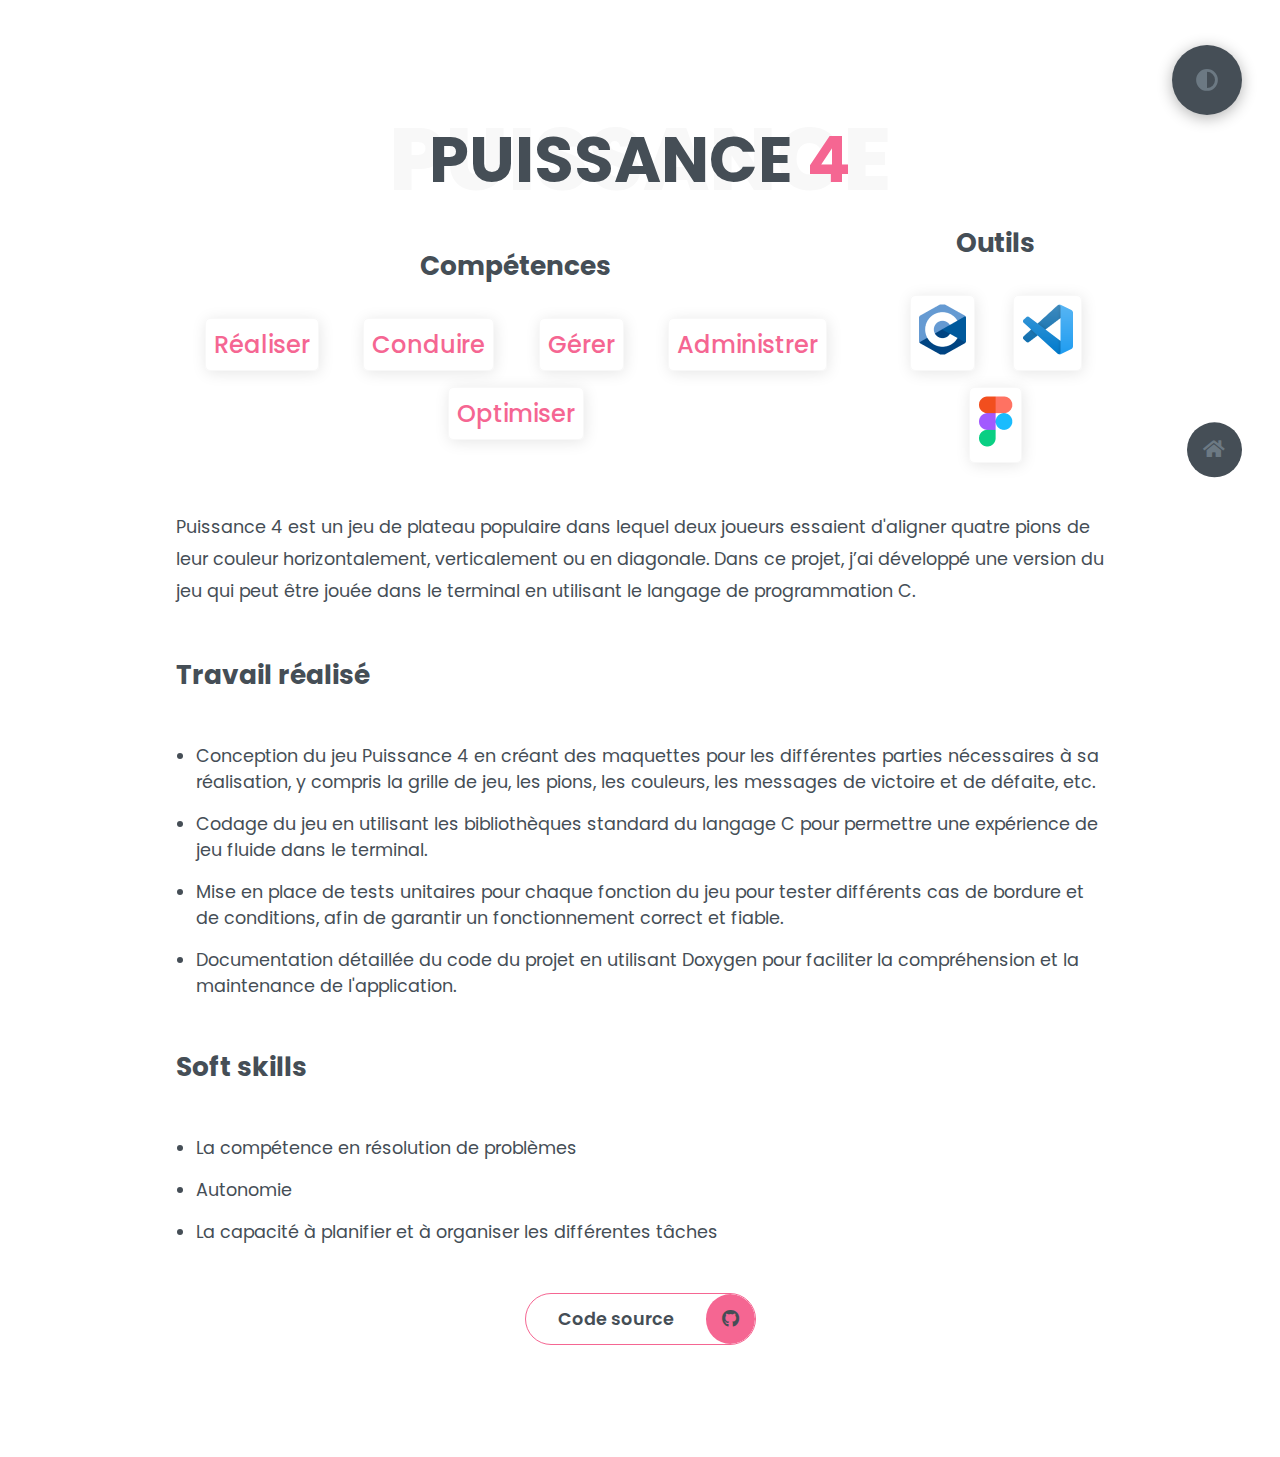
<file: me/puissance4.html>
<!DOCTYPE html>
<html lang="en">
<head>
    <meta charset="UTF-8">
    <meta http-equiv="X-UA-Compatible" content="IE=edge">
    <meta name="viewport" content="width=device-width, initial-scale=1.0">
    <title>Portfolio</title>
    <link rel="stylesheet" href="css/style.css">
    <link rel="preconnect" href="https://fonts.googleapis.com">
    <link rel="preconnect" href="https://fonts.gstatic.com" crossorigin>
    <link rel="stylesheet" href="https://cdnjs.cloudflare.com/ajax/libs/font-awesome/5.15.4/css/all.min.css" integrity="sha512-1ycn6IcaQQ40/MKBW2W4Rhis/DbILU74C1vSrLJxCq57o941Ym01SwNsOMqvEBFlcgUa6xLiPY/NS5R+E6ztJQ==" crossorigin="anonymous" referrerpolicy="no-referrer" />
    <link href="https://fonts.googleapis.com/css2?family=Poppins:wght@400;500;600;700;800&display=swap" rel="stylesheet">
</head>
<body class="main-content">
    <section class="container projet active" class="projet">
        <div class="main-title">
            <h2>Puissance <span>4</span><span class="bg-text">Puissance</span></h2>
        </div>
        <div class="project__header">
            <div class="project__left">
                <h2 class="comp">Compétences</h2>
                <div class="competences">
                    <div class="competences__item">
                        <div class="competences-text">
                            <p class="large-text">Réaliser</p>
                        </div>
                    </div>
                    <div class="competences__item">
                        <div class="competences-text">
                            <p class="large-text">Conduire</p>
                        </div>
                    </div>
                    <div class="competences__item">
                        <div class="competences-text">
                            <p class="large-text">Gérer</p>
                        </div>
                    </div>
                    <div class="competences__item">
                        <div class="competences-text">
                            <p class="large-text">Administrer</p>
                        </div>
                    </div>
                    <div class="competences__item">
                        <div class="competences-text">
                            <p class="large-text">Optimiser</p>
                        </div>
                    </div>
                </div>
            </div>
            <div class="project__right">
                <h2 class="comp">Outils</h2>
                <div class="competences">
                    <div class="competences__item">
                        <img src="img/c.png" alt="C">
                    </div>
                    <div class="competences__item">
                        <img src="img/vsc.png" alt="VSC">
                    </div>
                    <div class="competences__item">
                        <img src="img/figma.png" alt="Figma">
                    </div>
                </div>
            </div>
        </div>
        <p class="descr">
            Puissance 4 est un jeu de plateau populaire dans lequel deux joueurs essaient d'aligner quatre pions de leur couleur horizontalement, verticalement ou en diagonale. Dans ce projet, j’ai développé une version du jeu qui peut être jouée dans le terminal en utilisant le langage de programmation C.
        </p>
        <h2 class="tr">Travail réalisé</h2>
        <ul class="project__travail travail">
            <li class="travail__items">Conception du jeu Puissance 4 en créant des maquettes pour les différentes parties nécessaires à sa réalisation, y compris la grille de jeu, les pions, les couleurs, les messages de victoire et de défaite, etc.</li>
            <li class="travail__items">Codage du jeu en utilisant les bibliothèques standard du langage C pour permettre une expérience de jeu fluide dans le terminal.</li>
            <li class="travail__items">Mise en place de tests unitaires pour chaque fonction du jeu pour tester différents cas de bordure et de conditions, afin de garantir un fonctionnement correct et fiable.</li>
            <li class="travail__items">Documentation détaillée du code du projet en utilisant Doxygen pour faciliter la compréhension et la maintenance de l'application.</li>
        </ul>
        <h2 class="tr">Soft skills</h2>
        <ul class="project__skils">
            <li class="project__items">La compétence en résolution de problèmes</li>
            <li class="project__items">Autonomie</li>
            <li class="project__items">La capacité à planifier et à organiser les différentes tâches</li>
        </ul>
        <div class="btn-con">
            <a href="https://github.com/stvarvara/Portfolio/tree/main/puiss4" target="_blank" class="main-btn">
                <span class="btn-text">Code source</span>
                <span class="btn-icon"><i class="fab fa-github"></i></span>
            </a>
        </div>
    </section>
    <div class="controls">
        <div class="control" data-id="home" >
            <a href="index.html"><i class="fas fa-home"></i></a>
        </div>
    </div>
    <div class="theme-btn">
        <i class="fas fa-adjust"></i>
    </div>
    <script src="js/script.js"></script>
</body>
</file>
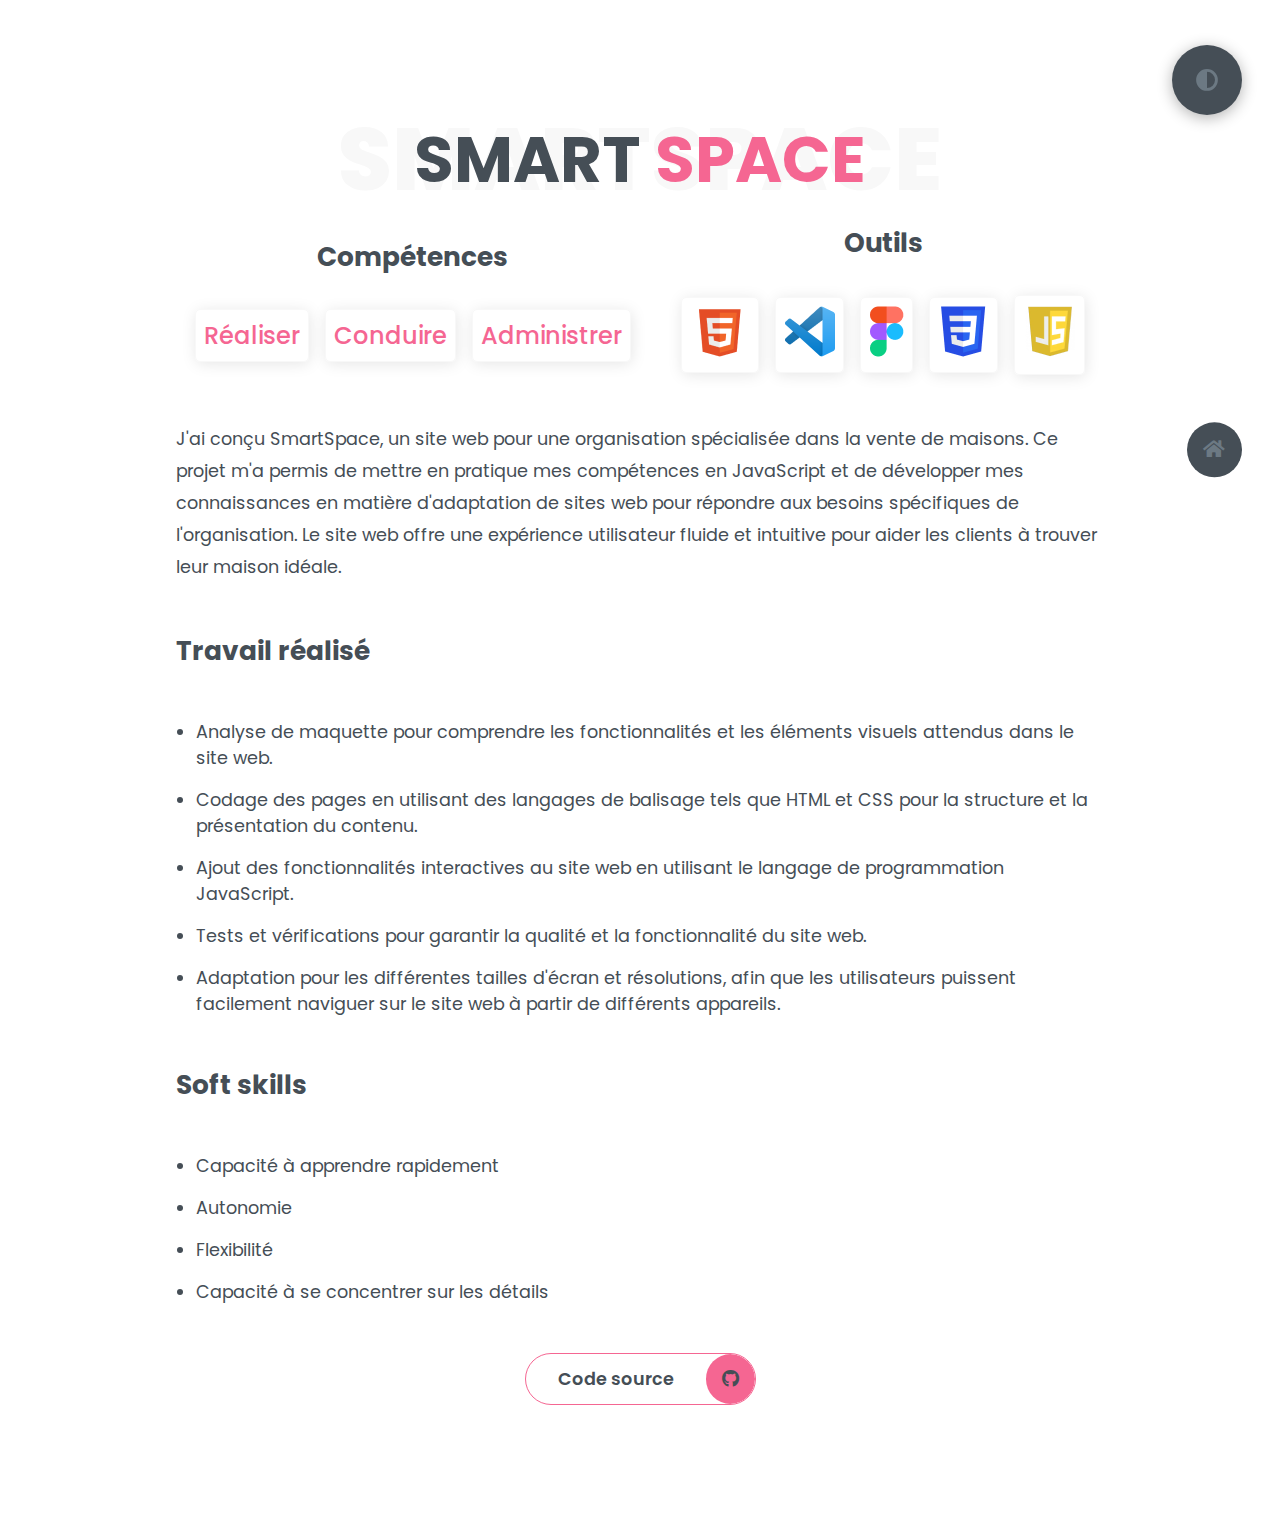
<file: me/smartspace.html>
<!DOCTYPE html>
<html lang="en">
<head>
    <meta charset="UTF-8">
    <meta http-equiv="X-UA-Compatible" content="IE=edge">
    <meta name="viewport" content="width=device-width, initial-scale=1.0">
    <title>Portfolio</title>
    <link rel="stylesheet" href="css/style.css">
    <link rel="preconnect" href="https://fonts.googleapis.com">
    <link rel="preconnect" href="https://fonts.gstatic.com" crossorigin>
    <link rel="stylesheet" href="https://cdnjs.cloudflare.com/ajax/libs/font-awesome/5.15.4/css/all.min.css" integrity="sha512-1ycn6IcaQQ40/MKBW2W4Rhis/DbILU74C1vSrLJxCq57o941Ym01SwNsOMqvEBFlcgUa6xLiPY/NS5R+E6ztJQ==" crossorigin="anonymous" referrerpolicy="no-referrer" />
    <link href="https://fonts.googleapis.com/css2?family=Poppins:wght@400;500;600;700;800&display=swap" rel="stylesheet">
</head>
<body class="main-content">
    <section class="container projet active" class="projet">
        <div class="main-title">
            <h2>Smart <span>Space</span><span class="bg-text">SmartSpace</span></h2>
        </div>
        <div class="project__header">
            <div class="project__left">
                <h2 class="comp">Compétences</h2>
                <div class="competences">
                    <div class="competences__item">
                        <div class="competences-text">
                            <p class="large-text">Réaliser</p>
                        </div>
                    </div>
                    <div class="competences__item">
                        <div class="competences-text">
                            <p class="large-text">Conduire</p>
                        </div>
                    </div>
                    <div class="competences__item">
                        <div class="competences-text">
                            <p class="large-text">Administrer</p>
                        </div>
                    </div>
                </div>
            </div>
            <div class="project__right">
                <h2 class="comp">Outils</h2>
                <div class="competences">
                    <div class="competences__item">
                        <img src="img/html.png" alt="HTML">
                    </div>
                    <div class="competences__item">
                        <img src="img/vsc.png" alt="VSC">
                    </div>
                    <div class="competences__item">
                        <img src="img/figma.png" alt="Figma">
                    </div>
                    <div class="competences__item">
                        <img src="img/css.png" alt="CSS">
                    </div>
                    <div class="competences__item">
                        <img src="img/js.png" alt="JS">
                    </div>
                </div>
            </div>
        </div>
        <p class="descr">
            J'ai conçu SmartSpace, un site web pour une organisation spécialisée dans la vente de maisons. Ce projet m'a permis de mettre en pratique mes compétences en JavaScript et de développer mes connaissances en matière d'adaptation de sites web pour répondre aux besoins spécifiques de l'organisation. Le site web offre une expérience utilisateur fluide et intuitive pour aider les clients à trouver leur maison idéale.        </p>
        <h2 class="tr">Travail réalisé</h2>
        <ul class="project__travail travail">
            <li class="travail__items">Analyse de maquette pour comprendre les fonctionnalités et les éléments visuels attendus dans le site web.</li>
            <li class="travail__items">Codage des pages en utilisant des langages de balisage tels que HTML et CSS pour la structure et la présentation du contenu. </li>
            <li class="travail__items">Ajout des fonctionnalités interactives au site web en utilisant le langage de programmation JavaScript.</li>
            <li class="travail__items">Tests et vérifications pour garantir la qualité et la fonctionnalité du site web.</li>
            <li class="travail__items">Adaptation pour les  différentes tailles d'écran et résolutions, afin que les utilisateurs puissent facilement naviguer sur le site web à partir de différents appareils.</li>
        </ul>
        <h2 class="tr">Soft skills</h2>
        <ul class="project__skils">
            <li class="project__items">Capacité à apprendre rapidement</li>
            <li class="project__items">Autonomie</li>
            <li class="project__items">Flexibilité</li>
            <li class="project__items">Capacité à se concentrer sur les détails</li>
        </ul>
        <div class="btn-con">
            <a href="https://stvarvara.github.io/Portfolio/SmartSpace/" target="_blank" class="main-btn">
                <span class="btn-text">Code source</span>
                <span class="btn-icon"><i class="fab fa-github"></i></span>
            </a>
        </div>
    </section>
    <div class="controls">
        <div class="control" data-id="home" >
            <a href="index.html"><i class="fas fa-home"></i></a>
        </div>
    </div>
    <div class="theme-btn">
        <i class="fas fa-adjust"></i>
    </div>
    <script src="js/script.js"></script>
</body>
</file>
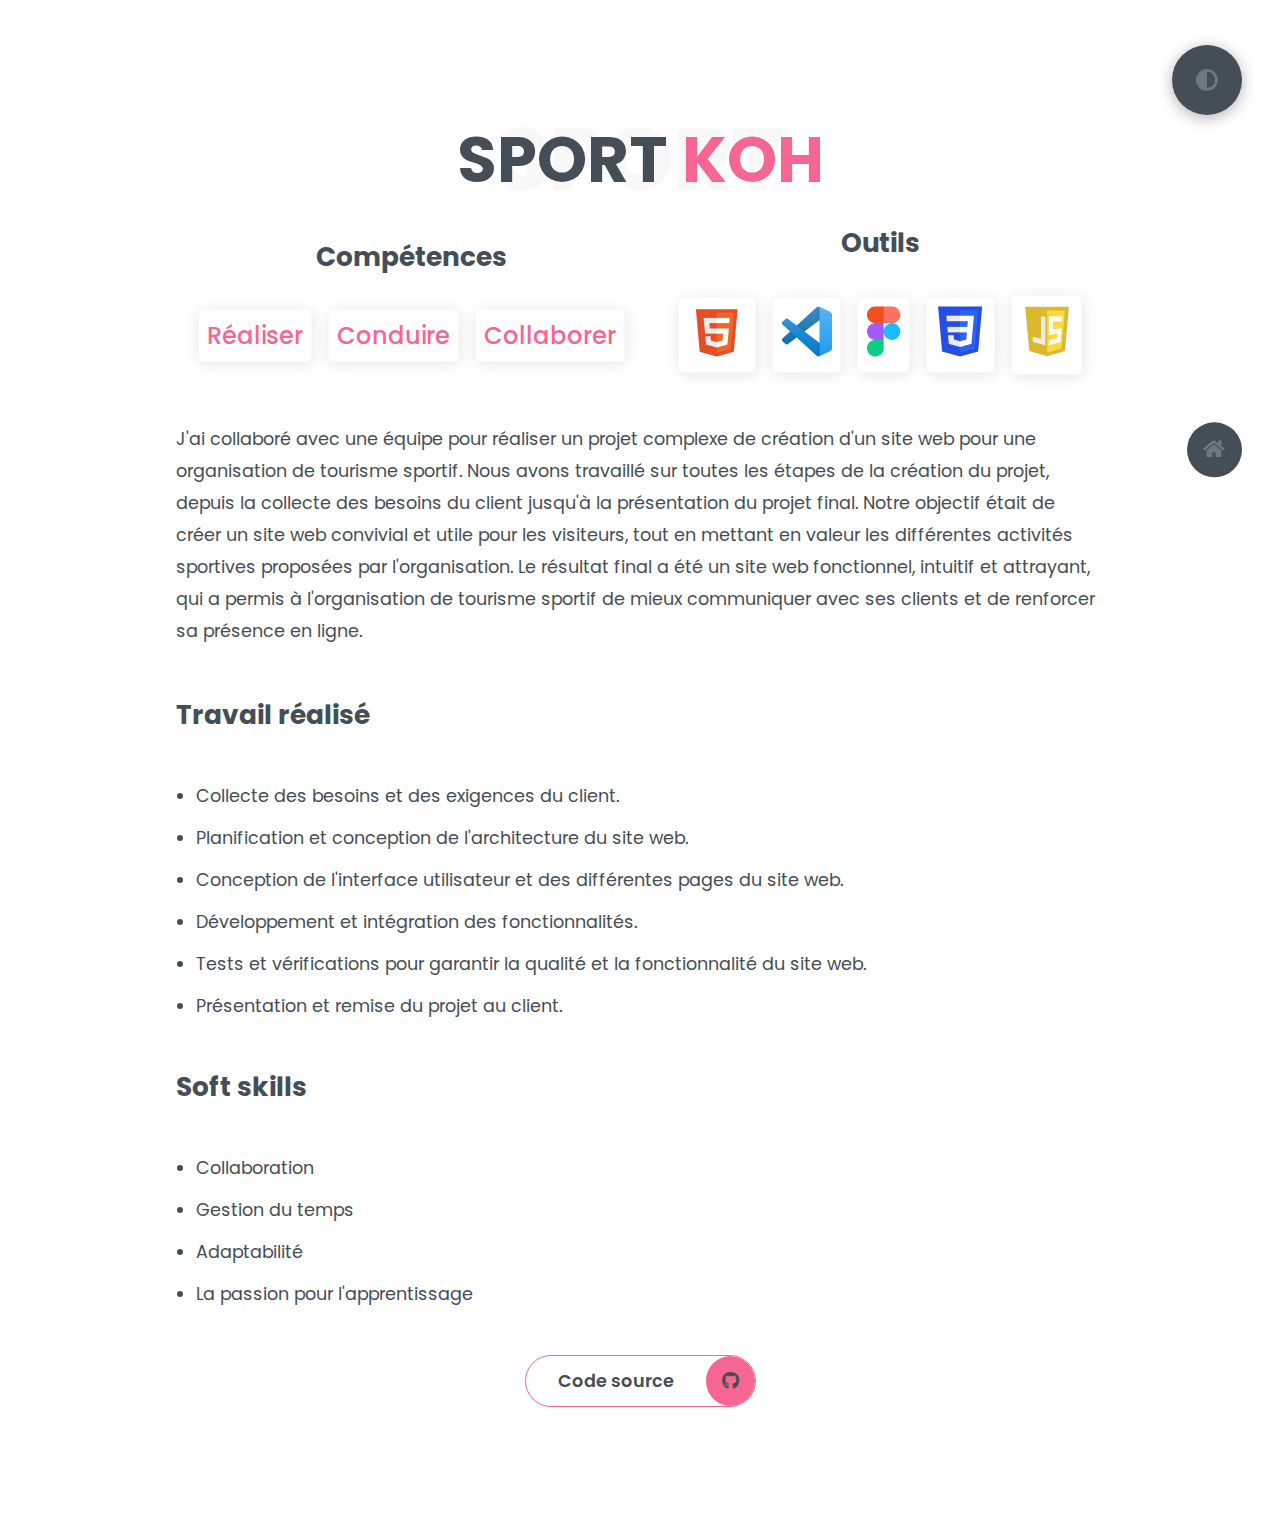
<file: me/sportkoh.html>
<!DOCTYPE html>
<html lang="en">
<head>
    <meta charset="UTF-8">
    <meta http-equiv="X-UA-Compatible" content="IE=edge">
    <meta name="viewport" content="width=device-width, initial-scale=1.0">
    <title>Portfolio</title>
    <link rel="stylesheet" href="css/style.css">
    <link rel="preconnect" href="https://fonts.googleapis.com">
    <link rel="preconnect" href="https://fonts.gstatic.com" crossorigin>
    <link rel="stylesheet" href="https://cdnjs.cloudflare.com/ajax/libs/font-awesome/5.15.4/css/all.min.css" integrity="sha512-1ycn6IcaQQ40/MKBW2W4Rhis/DbILU74C1vSrLJxCq57o941Ym01SwNsOMqvEBFlcgUa6xLiPY/NS5R+E6ztJQ==" crossorigin="anonymous" referrerpolicy="no-referrer" />
    <link href="https://fonts.googleapis.com/css2?family=Poppins:wght@400;500;600;700;800&display=swap" rel="stylesheet">
</head>
<body class="main-content">
    <section class="container projet active" class="projet">
        <div class="main-title">
            <h2>Sport <span>KOH</span><span class="bg-text">Sport</span></h2>
        </div>
        <div class="project__header">
            <div class="project__left">
                <h2 class="comp">Compétences</h2>
                <div class="competences">
                    <div class="competences__item">
                        <div class="competences-text">
                            <p class="large-text">Réaliser</p>
                        </div>
                    </div>
                    <div class="competences__item">
                        <div class="competences-text">
                            <p class="large-text">Conduire</p>
                        </div>
                    </div>
                    <div class="competences__item">
                        <div class="competences-text">
                            <p class="large-text">Collaborer</p>
                        </div>
                    </div>
                </div>
            </div>
            <div class="project__right">
                <h2 class="comp">Outils</h2>
                <div class="competences">
                    <div class="competences__item">
                        <img src="img/html.png" alt="HTML">
                    </div>
                    <div class="competences__item">
                        <img src="img/vsc.png" alt="VSC">
                    </div>
                    <div class="competences__item">
                        <img src="img/figma.png" alt="Figma">
                    </div>
                    <div class="competences__item">
                        <img src="img/css.png" alt="CSS">
                    </div>
                    <div class="competences__item">
                        <img src="img/js.png" alt="JS">
                    </div>
                </div>
            </div>
        </div>
        <p class="descr">
            J'ai collaboré avec une équipe pour réaliser un projet complexe de création d'un site web pour une organisation de tourisme sportif. Nous avons travaillé sur toutes les étapes de la création du projet, depuis la collecte des besoins du client jusqu'à la présentation du projet final. Notre objectif était de créer un site web convivial et utile pour les visiteurs, tout en mettant en valeur les différentes activités sportives proposées par l'organisation. Le résultat final a été un site web fonctionnel, intuitif et attrayant, qui a permis à l'organisation de tourisme sportif de mieux communiquer avec ses clients et de renforcer sa présence en ligne.
        </p>
        <h2 class="tr">Travail réalisé</h2>
        <ul class="project__travail travail">
            <li class="travail__items">Collecte des besoins et des exigences du client.</li>
            <li class="travail__items">Planification et conception de l'architecture du site web.</li>
            <li class="travail__items">Conception de l'interface utilisateur et des différentes pages du site web.</li>
            <li class="travail__items"> Développement et intégration des fonctionnalités.</li>
            <li class="travail__items">Tests et vérifications pour garantir la qualité et la fonctionnalité du site web.</li>
            <li class="travail__items">Présentation et remise du projet au client.</li>
        </ul>
        <h2 class="tr">Soft skills</h2>
        <ul class="project__skils">
            <li class="project__items">Collaboration</li>
            <li class="project__items">Gestion du temps</li>
            <li class="project__items">Adaptabilité</li>
            <li class="project__items">La passion pour l'apprentissage</li>
        </ul>
        <div class="btn-con">
            <a href="https://stvarvara.github.io/Portfolio/sport/D21.SITE/sejour.html" target="_blank" class="main-btn">
                <span class="btn-text">Code source</span>
                <span class="btn-icon"><i class="fab fa-github"></i></span>
            </a>
        </div>
    </section>
    <div class="controls">
        <div class="control" data-id="home" >
            <a href="index.html"><i class="fas fa-home"></i></a>
        </div>
    </div>
    <div class="theme-btn">
        <i class="fas fa-adjust"></i>
    </div>
    <script src="js/script.js"></script>
</body>
</file>
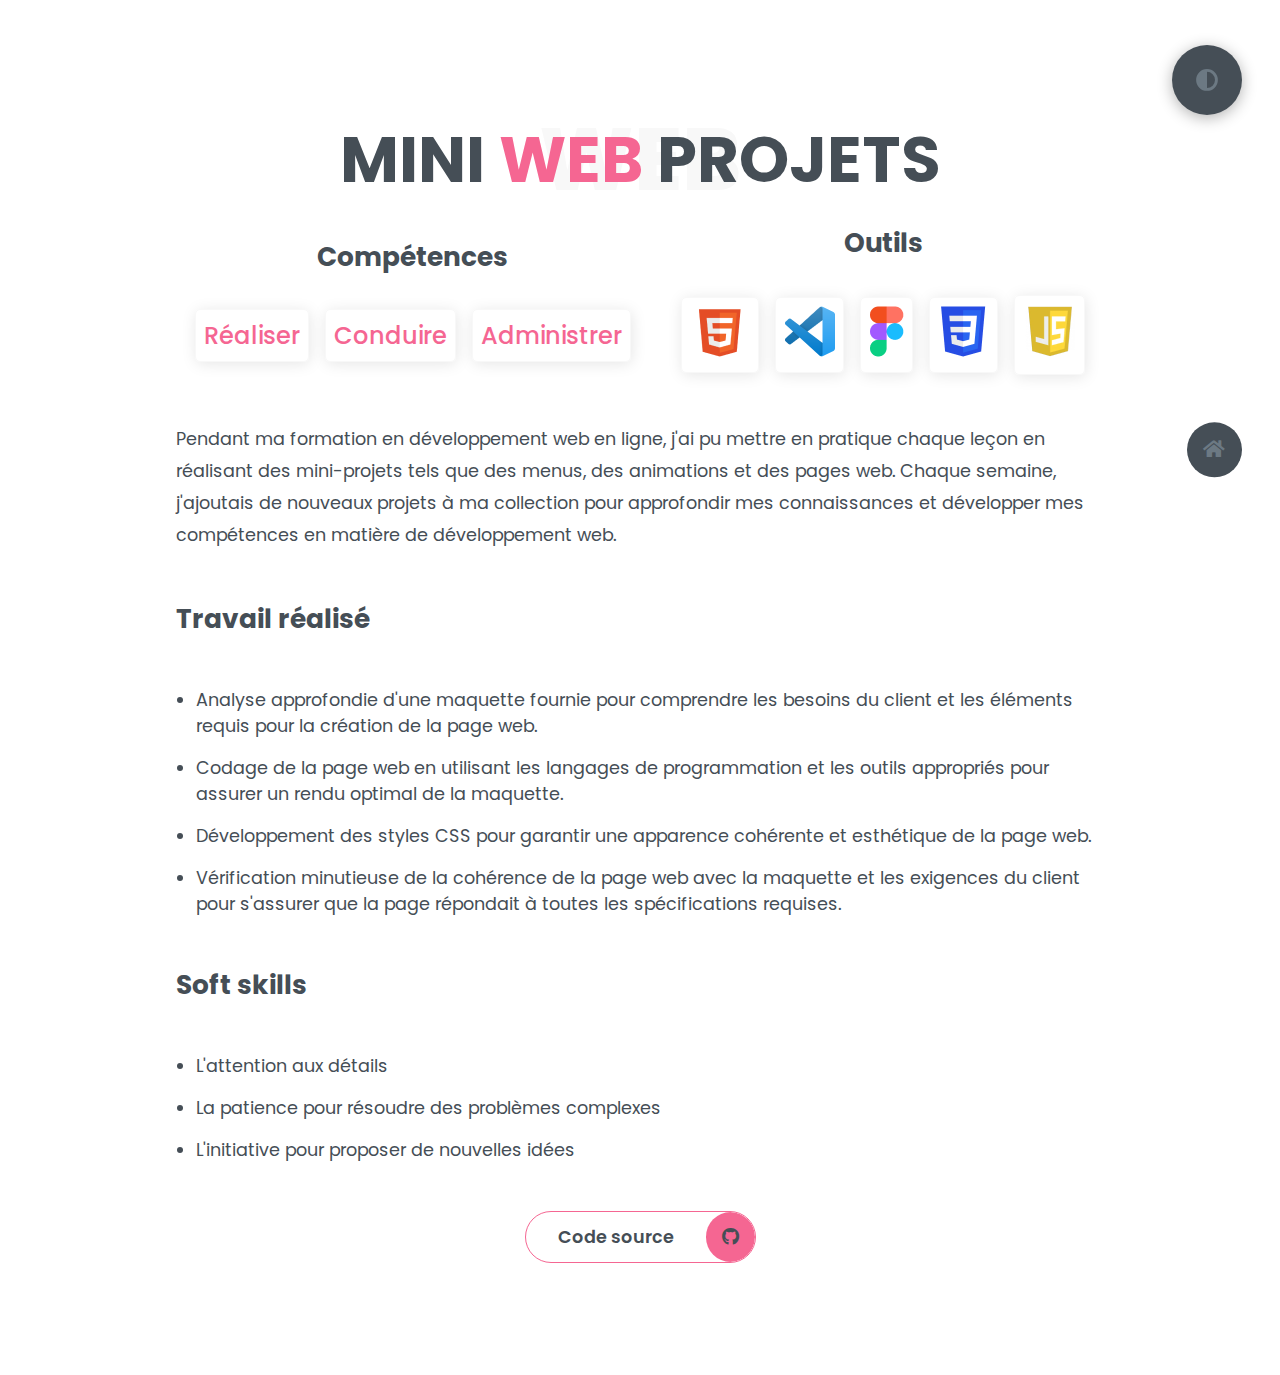
<file: me/web.html>
<!DOCTYPE html>
<html lang="en">
<head>
    <meta charset="UTF-8">
    <meta http-equiv="X-UA-Compatible" content="IE=edge">
    <meta name="viewport" content="width=device-width, initial-scale=1.0">
    <title>Portfolio</title>
    <link rel="stylesheet" href="css/style.css">
    <link rel="preconnect" href="https://fonts.googleapis.com">
    <link rel="preconnect" href="https://fonts.gstatic.com" crossorigin>
    <link rel="stylesheet" href="https://cdnjs.cloudflare.com/ajax/libs/font-awesome/5.15.4/css/all.min.css" integrity="sha512-1ycn6IcaQQ40/MKBW2W4Rhis/DbILU74C1vSrLJxCq57o941Ym01SwNsOMqvEBFlcgUa6xLiPY/NS5R+E6ztJQ==" crossorigin="anonymous" referrerpolicy="no-referrer" />
    <link href="https://fonts.googleapis.com/css2?family=Poppins:wght@400;500;600;700;800&display=swap" rel="stylesheet">
</head>
<body class="main-content">
    <section class="container projet active" class="projet">
        <div class="main-title">
            <h2>Mini <span>Web</span> projets <span class="bg-text">WEB</span></h2>
        </div>
        <div class="project__header">
            <div class="project__left">
                <h2 class="comp">Compétences</h2>
                <div class="competences">
                    <div class="competences__item">
                        <div class="competences-text">
                            <p class="large-text">Réaliser</p>
                        </div>
                    </div>
                    <div class="competences__item">
                        <div class="competences-text">
                            <p class="large-text">Conduire</p>
                        </div>
                    </div>
                    <div class="competences__item">
                        <div class="competences-text">
                            <p class="large-text">Administrer</p>
                        </div>
                    </div>
                </div>
            </div>
            <div class="project__right">
                <h2 class="comp">Outils</h2>
                <div class="competences">
                    <div class="competences__item">
                        <img src="img/html.png" alt="HTML">
                    </div>
                    <div class="competences__item">
                        <img src="img/vsc.png" alt="VSC">
                    </div>
                    <div class="competences__item">
                        <img src="img/figma.png" alt="Figma">
                    </div>
                    <div class="competences__item">
                        <img src="img/css.png" alt="CSS">
                    </div>
                    <div class="competences__item">
                        <img src="img/js.png" alt="JS">
                    </div>
                </div>
            </div>
        </div>
        <p class="descr">
            Pendant ma formation en développement web en ligne, j'ai pu mettre en pratique chaque leçon en réalisant des mini-projets tels que des menus, des animations et des pages web. Chaque semaine, j'ajoutais de nouveaux projets à ma collection pour approfondir mes connaissances et développer mes compétences en matière de développement web.
        </p>
        <h2 class="tr">Travail réalisé</h2>
        <ul class="project__travail travail">
            <li class="travail__items">Analyse approfondie d'une maquette fournie pour comprendre les besoins du client et les éléments requis pour la création de la page web.</li>
            <li class="travail__items">Codage de la page web en utilisant les langages de programmation et les outils appropriés pour assurer un rendu optimal de la maquette.</li>
            <li class="travail__items">Développement des styles CSS pour garantir une apparence cohérente et esthétique de la page web.</li>
            <li class="travail__items"> Vérification minutieuse de la cohérence de la page web avec la maquette et les exigences du client pour s'assurer que la page répondait à toutes les spécifications requises.</li>
        </ul>
        <h2 class="tr">Soft skills</h2>
        <ul class="project__skils">
            <li class="project__items">L'attention aux détails </li>
            <li class="project__items">La patience pour résoudre des problèmes complexes</li>
            <li class="project__items">L'initiative pour proposer de nouvelles idées</li>
        </ul>
        <div class="btn-con">
            <a href="https://github.com/stvarvara/lessons" target="_blank" class="main-btn">
                <span class="btn-text">Code source</span>
                <span class="btn-icon"><i class="fab fa-github"></i></span>
            </a>
        </div>
    </section>
    <div class="controls">
        <div class="control" data-id="home" >
            <a href="index.html"><i class="fas fa-home"></i></a>
        </div>
    </div>
    <div class="theme-btn">
        <i class="fas fa-adjust"></i>
    </div>
    <script src="js/script.js"></script>
</body>
</file>
<file: me/css/style.css>
* {
    margin: 0;
    padding: 0;
    box-sizing: border-box;
    list-style: none;
  }
  
  
  :root {
    --color-primary: #FFFFFF;
    --color-secondary: #F56692;
    --color-white: #454e56;
    --color-black: #000;
    --color-grey0: #f8f8f8;
    --color-grey-1: #6c7983;
    --color-grey-2: #6c7983;
    --color-grey-3: #6c7983;
    --color-grey-4: #454e56;
    --color-grey-5: #f8f8f8;
    --color-grey-6: #12181b;
  }
  
  .dark-mode {
    --color-primary: #191d2b;
    --color-secondary: #27AE60;
    --color-white: #FFFFFF;
    --color-black: #000;
    --color-grey0: #f8f8f8;
    --color-grey-1: #dbe1e8;
    --color-grey-2: #b2becd;
    --color-grey-3: #6c7983;
    --color-grey-4: #454e56;
    --color-grey-5: #2a2e35;
    --color-grey-6: #12181b;
    --br-sm-2: 14px;
    --box-shadow-1: 0 3px 15px rgba(0,0,0,.3);
  }
  
  body {
    background-color: var(--color-primary);
    font-family: "Poppins", sans-serif;
    font-size: 1.1rem;
    color: var(--color-white);
    transition: all 0.4s ease-in-out;
  }
  
  a {
    display: inline-block;
    text-decoration: none;
    color: inherit;
    font-family: inherit;
  }
  
  header {
    min-height: 100vh;
    color: var(--color-white);
    overflow: hidden;
    padding: 0 !important;
  }
  
  section {
    min-height: 100vh;
    width: 100%;
    position: absolute;
    left: 0;
    top: 0;
    padding: 3rem 18rem;
  }
  
  .container {
    display: none;
    transform: translateY(-100%) scale(0);
    transition: all 0.4s ease-in-out;
    background-color: var(--color-primary);
  }
  
  .active {
    display: block;
    animation: appear 1s ease-in-out;
    transform: translateY(0) scaleY(1);
  }
  @keyframes appear {
    0% {
      transform: translateY(-100%) scaleY(0);
    }
    100% {
      transform: translateY(0) scaleY(1);
    }
  }
  
  .controls {
    position: fixed;
    z-index: 10;
    top: 50%;
    right: 3%;
    display: flex;
    flex-direction: column;
    align-items: center;
    justify-content: center;
    transform: translateY(-50%);
  }
  .controls .control {
    padding: 1rem;
    cursor: pointer;
    background-color: var(--color-grey-4);
    width: 55px;
    height: 55px;
    border-radius: 50%;
    display: flex;
    justify-content: center;
    align-items: center;
    margin: 0.7rem 0;
    box-shadow: var(--box-shadow-1);
  }
  .controls .control i {
    font-size: 1.2rem;
    color: var(--color-grey-2);
    pointer-events: none;
  }
  .controls .active-btn {
    background-color: var(--color-secondary);
    transition: all 0.4s ease-in-out;
  }
  .controls .active-btn i {
    color: var(--color-white);
  }
  
  .theme-btn {
    top: 5%;
    right: 3%;
    width: 70px;
    height: 70px;
    border-radius: 50%;
    background-color: var(--color-grey-4);
    cursor: pointer;
    position: fixed;
    display: flex;
    justify-content: center;
    align-items: center;
    box-shadow: 0 3px 15px rgba(0, 0, 0, 0.3);
    transition: all 0.1s ease-in-out;
  }
  .theme-btn:active {
    transform: translateY(-3px);
  }
  .theme-btn i {
    font-size: 1.4rem;
    color: var(--color-grey-2);
    pointer-events: none;
  }
  
  /*Header-content*/
  .header-content {
    display: grid;
    grid-template-columns: repeat(2, 1fr);
    min-height: 100vh;
  }
  .header-content .left-header {
    display: flex;
    align-items: center;
    position: relative;
  }
  .header-content .left-header .h-shape {
    transition: all 0.4s ease-in-out;
    width: 65%;
    height: 100%;
    background-color: var(--color-secondary);
    position: absolute;
    left: 0;
    top: 0;
    z-index: -1;
    clip-path: polygon(0 0, 46% 0, 79% 100%, 0% 100%);
  }
  .header-content .left-header .image {
    border-radius: var(--br-sm-2);
    height: 90%;
    width: 68%;
    margin-left: 4rem;
    background-color: var(--color-black);
    transition: all 0.4s ease-in-out;
  }
  .header-content .left-header .image img {
    width: 100%;
    height: 100%;
    object-fit: cover;
    transition: all 0.4s ease-in-out;
    filter: grayscale(100%);
  }
  .header-content .left-header .image img:hover {
    filter: grayscale(0);
  }
  .header-content .right-header {
    display: flex;
    flex-direction: column;
    justify-content: center;
    padding-right: 18rem;
  }
  .header-content .right-header .name {
    font-size: 3rem;
  }
  .header-content .right-header .name span {
    color: var(--color-secondary);
  }
  .header-content .right-header p {
    margin: 1.5rem 0;
    line-height: 2rem;
  }
  
  /*About*/
  .about-container {
    display: grid;
    grid-template-columns: repeat(2, 1fr);
    padding-top: 3.5rem;
    padding-bottom: 5rem;
  }
  .about-container .right-about {
    display: grid;
    grid-template-columns: repeat(2, 1fr);
    grid-gap: 2rem;
  }
  .about-container .right-about .about-item {
    border: 1px solid var(--color-grey-5);
    border-radius: 5px;
    transition: all 0.4s ease-in-out;
    box-shadow: 1px 2px 15px rgba(0, 0, 0, 0.1);
  }
  .about-container .right-about .about-item:hover {
    cursor: default;
    transform: translateY(-5px);
    border: 1px solid var(--color-secondary);
    box-shadow: 1px 4px 15px rgba(0, 0, 0, 0.32);
  }
  .about-container .right-about .about-item .abt-text {
    padding: 1.5rem;
    display: flex;
    flex-direction: column;
  }
  .about-container .right-about .about-item .abt-text .large-text {
    font-size: 3rem;
    font-weight: 700;
    color: var(--color-secondary);
    text-align: center;
  }
  .about-container .right-about .about-item .abt-text .small-text {
    padding-left: 3rem;
    position: relative;
    text-transform: uppercase;
    font-size: 1.2rem;
    color: var(--color-grey-1);
    letter-spacing: 2px;
  }
  .about-container .right-about .about-item .abt-text .small-text::before {
    content: "";
    position: absolute;
    left: 0;
    top: 15px;
    width: 2rem;
    height: 2px;
    background-color: var(--color-secondary);
  }
  .about-container .left-about {
    padding-right: 5rem;
  }
  .about-container .left-about p {
    line-height: 2rem;
    padding: 1rem;
    color: var(--color-grey-1);
  }
  .about-container .left-about h4 {
    font-size: 2rem;
    text-transform: uppercase;
  }
  
  .about-stats {
    padding-bottom: 4rem;
  }
  .about-stats .progress-bars {
    display: grid;
    grid-template-columns: repeat(2, 1fr);
    grid-gap: 2rem;
  }
  .about-stats .progress-bars .progress-bar {
    display: flex;
    flex-direction: column;
  }
  .about-stats .progress-bars .progress-bar .prog-title {
    text-transform: uppercase;
    font-weight: 500;
  }
  .about-stats .progress-bars .progress-bar .progress-con {
    display: flex;
    align-items: center;
  }
  .about-stats .progress-bars .progress-bar .progress-con .prog-text {
    color: var(--color-grey-2);
  }
  .about-stats .progress-bars .progress-bar .progress-con .progress {
    width: 100%;
    height: 0.45rem;
    background-color: var(--color-grey-4);
    margin-left: 1rem;
    position: relative;
  }
  .about-stats .progress-bars .progress-bar .progress-con .progress span {
    position: absolute;
    top: 0;
    left: 0;
    height: 100%;
    background-color: var(--color-secondary);
    transition: all 0.4s ease-in-out;
    width: 60%;
  }
  .about-stats .progress-bars .progress-bar .progress-con .progress .html {
    width: 80%;
  }
  .about-stats .progress-bars .progress-bar .progress-con .progress .css {
    width: 80%;
  }
  .about-stats .progress-bars .progress-bar .progress-con .progress .java {
    width: 75%;
  }
  .about-stats .progress-bars .progress-bar .progress-con .progress .c {
    width: 75%;
  }
  .about-stats .progress-bars .progress-bar .progress-con .progress .fx {
    width: 30%;
  }
  .about-stats .progress-bars .progress-bar .progress-con .progress .python {
    width: 30%;
  }
  
  .stat-title {
    text-transform: uppercase;
    font-size: 1.4rem;
    text-align: center;
    padding: 3.5rem 0;
    position: relative;
  }
  .stat-title::before {
    content: "";
    position: absolute;
    left: 50%;
    top: 0;
    width: 40%;
    height: 1px;
    background-color: var(--color-grey-5);
    transform: translateX(-50%);
  }
  
  /*Timeline*/
  .timeline {
    display: grid;
    grid-template-columns: repeat(2, 1fr);
    grid-gap: 2rem;
    padding-bottom: 3rem;
  }
  .timeline .timeline-item {
    position: relative;
    padding-left: 3rem;
    border-left: 1px solid var(--color-grey-5);
  }
  .timeline .timeline-item .tl-icon {
    position: absolute;
    left: -27px;
    top: 0;
    background-color: var(--color-secondary);
    width: 50px;
    height: 50px;
    border-radius: 50%;
    display: flex;
    align-items: center;
    justify-content: center;
  }
  .timeline .timeline-item .tl-icon i {
    font-size: 1.3rem;
  }
  .timeline .timeline-item .tl-duration {
    padding: 0.2rem 0.6rem;
    background-color: var(--color-grey-5);
    border-radius: 15px;
    display: inline-block;
    font-size: 0.8rem;
    text-transform: uppercase;
    font-weight: 500;
  }
  .timeline .timeline-item h5 {
    padding: 1rem 0;
    text-transform: uppercase;
    font-size: 1.3rem;
    font-weight: 600;
  }
  .timeline .timeline-item h5 span {
    color: var(--color-grey-2);
    font-weight: 500;
    font-size: 1.2rem;
  }
  .timeline .timeline-item p {
    color: var(--color-grey-2);
  }
 
  .port-text {
    padding: 2rem 0;
    text-align: center;
  }
  
  .portfolios {
    display: grid;
    grid-template-columns: repeat(3, 1fr);
    grid-gap: 2rem;
    margin-top: 3rem;
  }
  .portfolios .portfolio-item {
    position: relative;
    border-radius: 15px;
  }
  .portfolios .portfolio-item img {
    width: 100%;
    height: 300px;
    object-fit: cover;
    border-radius: 15px;
  }
  .portfolios .portfolio-item .hover-items {
    width: 100%;
    height: 100%;
    background-color: var(--color-secondary);
    position: absolute;
    left: 0;
    top: 0;
    border-radius: 15px;
    display: flex;
    justify-content: center;
    align-items: center;
    flex-direction: column;
    opacity: 0;
    transform: scale(0);
    transition: all 0.4s ease-in-out;
    padding: 20px
  }
  .portfolios .portfolio-item .hover-items .project-label{
    font-size: 1.5rem;
    color: var(--color-white);
    margin-bottom: 1.5rem;
    font-weight: bold;
    text-align: center;
  }
  .portfolios .portfolio-item .hover-items .project-label:hover{
    text-decoration: underline;
  }
  .portfolios .portfolio-item .hover-items .icons {
    display: flex;
    justify-content: center;
    align-items: center;
  }
  .portfolios .portfolio-item .hover-items .icons .icon {
    background-color: var(--color-primary);
    border-radius: 50%;
    width: 50px;
    height: 50px;
    display: flex;
    align-items: center;
    justify-content: center;
    margin: 0 1rem;
    cursor: pointer;
    transition: all 0.4s ease-in-out;
  }
  .portfolios .portfolio-item .hover-items .icons .icon i {
    font-size: 1.5rem;
    color: var(--color-white);
    margin: 0 1rem;
  }
  .portfolios .portfolio-item .hover-items .icons .icon:hover {
    background-color: var(--color-white);
  }
  .portfolios .portfolio-item .hover-items .icons .icon:hover i {
    color: var(--color-primary);
  }
  
  .portfolio-item:hover .hover-items {
    opacity: 1;
    transform: scale(1);
  }
  


  .contact-content-con .left-contact {
    flex: 2;
    padding-top: 3.5rem;
  }
  .contact-content-con .left-contact h4 {
    margin-top: 1rem;
    font-size: 2rem;
    text-transform: uppercase;
  }
  .contact-content-con .left-contact p {
    margin: 1rem 0;
    line-height: 2rem;
  }
  .contact-content-con .left-contact .contact-info .contact-item {
    display: flex;
    align-items: center;
    justify-content: space-between;
  }
  .contact-content-con .left-contact .contact-info .contact-item p {
    margin: 0.3rem 0 !important;
    padding: 0 !important;
  }
  .contact-content-con .left-contact .contact-info .contact-item .icon {
    display: grid;
    grid-template-columns: 40px 1fr;
  }
  .contact-content-con .left-contact .contact-info .contact-item .icon i {
    display: flex;
    align-items: center;
    font-size: 1.3rem;
  }
  .contact-content-con .left-contact .contact-icon {
    display: flex;
    margin-top: 2rem;
  }
  .contact-content-con .left-contact .contact-icon a {
    display: flex;
    align-items: center;
    color: var(--color-white);
    background-color: var(--color-grey-5);
    cursor: pointer;
    justify-content: center;
    width: 50px;
    height: 50px;
    border-radius: 50%;
    margin: 0 0.4rem;
    transition: all 0.4s ease-in-out;
  }
  .contact-content-con .left-contact .contact-icon a:hover {
    background-color: var(--color-secondary);
  }
  .contact-content-con .left-contact .contact-icon a:hover i {
    color: var(--color-primary);
  }
  .contact-content-con .left-contact .contact-icon a i {
    display: flex;
    align-items: center;
    justify-content: center;
    font-size: 1.3rem;
  }
  .contact-content-con .right-contact {
    flex: 3;
    margin-left: 3rem;
  }
  .contact-content-con .right-contact .input-control {
    margin: 1.5rem 0;
  }
  .contact-content-con .right-contact .input-control input, .contact-content-con .right-contact .input-control textarea {
    border-radius: 30px;
    font-weight: inherit;
    font-size: inherit;
    font-family: inherit;
    padding: 0.8rem 1.1rem;
    outline: none;
    border: none;
    background-color: var(--color-grey-5);
    width: 100%;
    color: var(--color-white);
    resize: none;
  }
  .contact-content-con .right-contact .i-c-2 {
    display: flex;
  }
  .contact-content-con .right-contact .i-c-2 :last-child {
    margin-left: 1.5rem;
  }
  .contact-content-con .right-contact .submit-btn {
    display: flex;
    justify-content: flex-start;
  }
  
  /*Independed components*/
  .btn-con {
    display: flex;
    align-self: flex-start;
  }
  
  .main-btn {
    border-radius: 30px;
    color: inherit;
    font-weight: 600;
    position: relative;
    border: 1px solid var(--color-secondary);
    display: flex;
    align-self: flex-start;
    align-items: center;
    overflow: hidden;
  }
  .main-btn .btn-text {
    padding: 0 2rem;
  }
  .btns{
    display: flex;
    justify-content: space-evenly;
    flex-wrap: wrap;
    row-gap: 30px;
    align-items: center;
}
  
  .main-btn .btn-icon {
    background-color: var(--color-secondary);
    display: flex;
    align-items: center;
    justify-content: center;
    border-radius: 50%;
    padding: 1rem;
  }
  .main-btn::before {
    content: "";
    position: absolute;
    top: 0;
    right: 0;
    transform: translateX(100%);
    transition: all 0.4s ease-out;
    z-index: -1;
  }
  .main-btn:hover {
    transition: all 0.4s ease-out;
  }
  .main-btn:hover::before {
    width: 100%;
    height: 100%;
    background-color: var(--color-secondary);
    transform: translateX(0);
    transition: all 0.4s ease-out;
  }
  
  .main-title {
    text-align: center;
  }
  .main-title h2 {
    position: relative;
    text-transform: uppercase;
    font-size: 4rem;
    font-weight: 700;
  }
  .main-title h2 span {
    color: var(--color-secondary);
  }
  .main-title h2 .bg-text {
    position: absolute;
    top: 50%;
    left: 50%;
    color: var(--color-grey-5);
    transition: all 0.4s ease-in-out;
    z-index: -1;
    transform: translate(-50%, -50%);
    font-weight: 800;
    font-size: 6.3rem;
  }
  
  .about-container .left-about p {
    padding-left: 0;
  }
  .contact-info{
    margin-bottom: 35px;
  }
  
  @media screen and (max-width: 600px) {
    header {
      padding: 0 !important;
    }
  
    .theme-btn {
      width: 50px;
      height: 50px;
    }
  
    .header-content {
      grid-template-columns: repeat(1, 1fr);
      padding-bottom: 6rem;
    }
  
    .left-header .h-shape {
      display: none;
    }
  
    .right-header {
      grid-row: 1;
      padding-right: 0rem !important;
      width: 90%;
      margin: 0 auto;
    }
    .right-header .name {
      font-size: 2.5rem !important;
      text-align: center;
      padding-top: 3rem;
    }
  
    .header-content .left-header .image {
      margin: 0 auto;
      width: 90%;
    }
  
    .controls {
      top: auto;
      bottom: 0;
      flex-direction: row;
      justify-content: center;
      left: 50%;
      transform: translateX(-50%);
      width: 100%;
      background-color: var(--color-grey-5);
    }
    .controls .control {
      margin: 1rem 0.3rem;
    }
  
    .about-container {
      grid-template-columns: repeat(1, 1fr);
    }
    .about-container .right-about {
      grid-template-columns: repeat(1, 1fr);
      padding-top: 2.5rem;
    }
    .about-container .left-about {
      padding-right: 0;
    }
    .about-container .left-about p {
      padding-left: 0;
    }
  
    .timeline {
      grid-template-columns: repeat(1, 1fr);
      padding-bottom: 6rem;
    }
  
    .container {
      padding: 2rem 2.5rem;
    }
  
    .about-stats .progress-bars {
      grid-template-columns: repeat(1, 1fr);
    }
  
    .portfolios {
      grid-template-columns: repeat(1, 1fr);
      padding-bottom: 6rem;
      margin-top: 1rem;
    }
  
    .blogs {
      grid-template-columns: repeat(1, 1fr);
      padding-bottom: 6rem;
    }
  
    .contact-content-con {
      flex-direction: column;
    }
    .contact-content-con .right-contact {
      margin-left: 0;
      margin-top: 2.5rem;
    }
  
    .contact-content-con .right-contact .i-c-2 {
      flex-direction: column;
    }
  
    .contact-content-con .right-contact .i-c-2 :last-child {
      margin-left: 0;
      margin-top: 1.5rem;
    }
  
    .contact-content-con .right-contact {
      margin-bottom: 6rem;
    }
  
    .contact-item {
      flex-direction: column;
      margin: 1rem 0;
    }
    .contact-item p {
      font-size: 15px;
      color: var(--color-grey-2);
    }
    .contact-item span {
      font-size: 15px;
    }
    .contact-item .icon {
      grid-template-columns: 25px 1fr;
    }
  
    .main-title h2 {
      font-size: 2rem;
    }
    .main-title h2 span {
      font-size: 2.3rem;
    }
    .main-title h2 .bg-text {
      font-size: 2.3rem;
    }
  }
  @media screen and (max-width: 1432px) {
    .container {
      padding: 7rem 11rem;
    }
  
    .contact-content-con {
      flex-direction: column;
    }
    
  
    .main-title h2 .bg-text {
      font-size: 5.5rem;
    }
  }
  @media screen and (max-width: 1250px) {
    .blogs {
      grid-template-columns: repeat(2, 1fr);
      margin-top: 6rem;
    }
  
    .portfolios {
      grid-template-columns: repeat(2, 1fr);
    }
  
    .header-content .right-header {
      padding-right: 9rem;
    }
  }
  @media screen and (max-width: 660px) {
    .blogs {
      grid-template-columns: repeat(1, 1fr);
    }
  
    .portfolios {
      grid-template-columns: repeat(1, 1fr);
    }
  }
  @media screen and (max-width: 1070px) {
    .about-container {
      grid-template-columns: repeat(1, 1fr);
    }
    .about-container .right-about {
      padding-top: 2.5rem;
    }
  
    .main-title h2 {
      font-size: 4rem;
    }
    .main-title h2 span {
      font-size: 4rem;
    }
    .main-title h2 .bg-text {
      font-size: 4.5rem;
    }
  }
  @media screen and (max-width: 970px) {
    .container {
      padding: 7rem 6rem;
    }
  
    .about-container .left-about {
      padding-right: 0rem;
    }
  
    .header-content {
      grid-template-columns: repeat(1, 1fr);
      padding-bottom: 6rem;
    }
  
    .left-header .h-shape {
      display: none;
    }
    .left-header .image {
      width: 90% !important;
      margin: 0 auto !important;
    }
  
    .right-header {
      grid-row: 1;
      padding-right: 0rem !important;
      width: 90%;
      margin: 0 auto;
    }
    .right-header .name {
      font-size: 2.5rem !important;
      text-align: center;
      padding-top: 3rem;
    }
  }
  @media screen and (max-width: 700px) {
    .container {
      padding: 7rem 3rem;
    }
  
    .about-stats .progress-bars {
      grid-template-columns: repeat(1, 1fr);
    }
  
    .about-container .right-about {
      grid-template-columns: repeat(1, 1fr);
    }
  
    .timeline {
      grid-template-columns: repeat(1, 1fr);
    }
  
    .main-title h2 {
      font-size: 3rem;
    }
    .main-title h2 span {
      font-size: 3rem;
    }
    .main-title h2 .bg-text {
      font-size: 4rem;
    }
  }
.projet{
  animation: appear 1s ease-in-out;
}
.competences {
  display: flex;
  justify-content: space-evenly;
  align-items: center;
  flex-wrap: wrap;
  gap: 1rem;
}
.competences__item {
  padding: 0.5rem;
  border: 1px solid var(--color-grey-5);
  border-radius: 5px;
  transition: all 0.4s ease-in-out;
  box-shadow: 1px 2px 15px rgba(0, 0, 0, 0.1);
}

.competences__item .large-text {
  font-size: 1.5rem;
  font-weight: 500;
  color: var(--color-secondary);
}

.competences__item:hover {
  cursor: default;
  transform: translateY(-5px);
  border: 1px solid var(--color-secondary);
  box-shadow: 1px 4px 15px rgba(0, 0, 0, 0.32);
}
.comp{
  text-align: center;
  margin-top: 1rem;
  margin-bottom: 2rem;
}
.project__right .competences .competences__item{
  text-align: center;
}

.project__header
{
  display: flex;
  justify-content: space-evenly;
  align-items: center;
  margin-bottom: 3rem;
  gap: 2rem;
}

.descr{
  line-height: 2rem;
  margin-bottom: 3rem;
}
.travail, .tr{
  margin-bottom: 3rem;
}
.travail__items, .project__items {
  list-style-type: disc;
}
ul {
  padding-left: 20px;
}
.project__skils + .btn-con {
  justify-content: center;
  margin-top: 3rem;
}
.projet ul li:not(:last-child){
  margin-bottom: 1rem;
}

  
}
</file>
